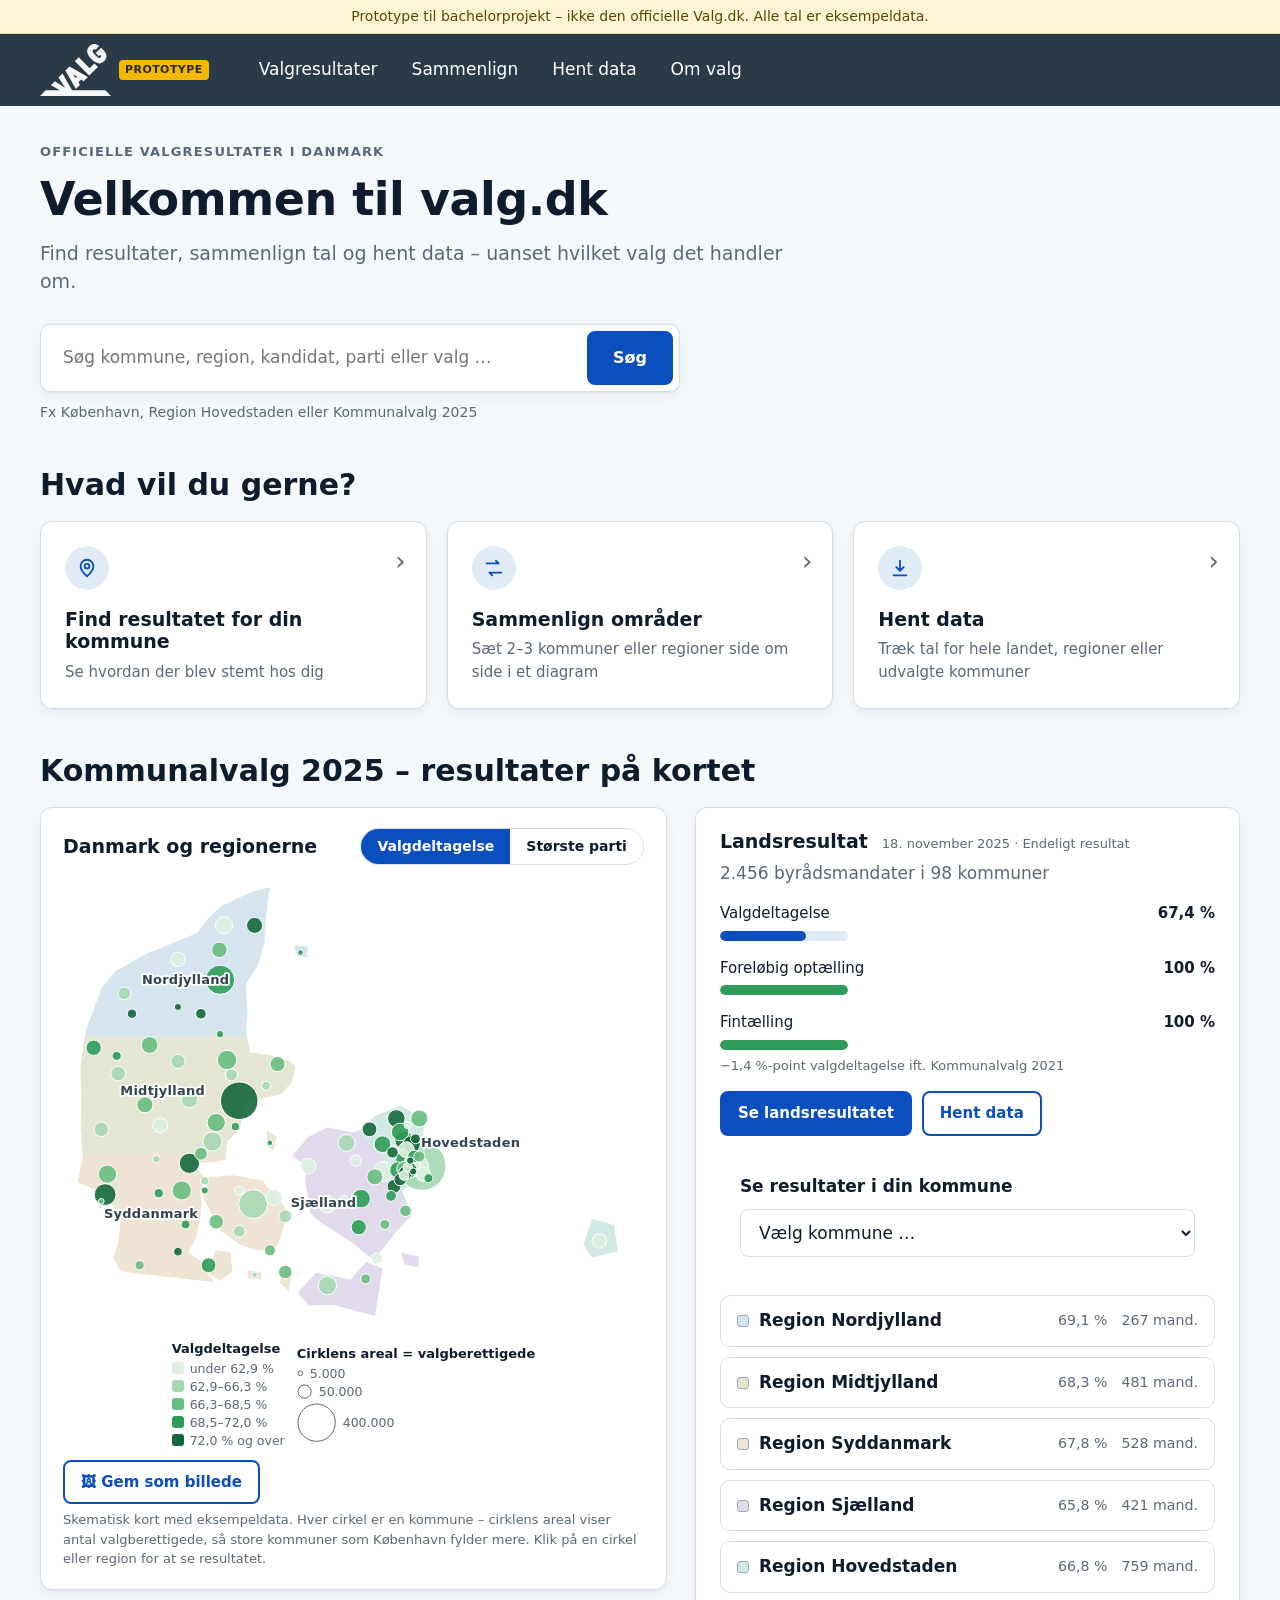
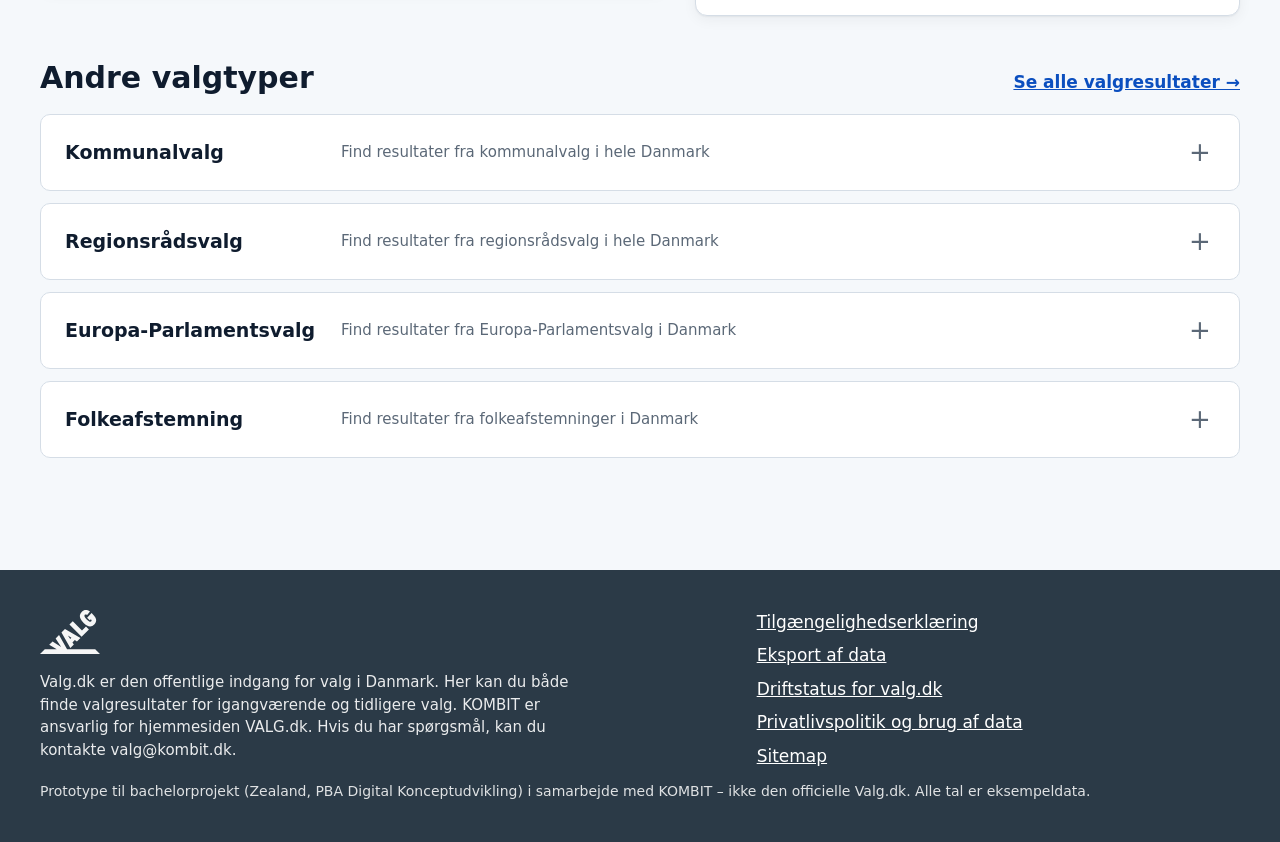
<file: index.html>
<!doctype html>
<html lang="da">
<head>
<meta charset="utf-8">
<meta name="viewport" content="width=device-width,initial-scale=1">
<title>valg.dk – prototype</title>
<meta name="description" content="Prototype til bachelorprojekt om informationsarkitektur på Valg.dk. Eksempeldata – ikke den officielle Valg.dk.">
<meta name="robots" content="noindex,nofollow">
<link rel="stylesheet" href="css/style.css">
<link rel="stylesheet" href="css/style-c.css">
<link rel="stylesheet" href="css/style-d.css">
</head>
<body>
<a class="skip" href="#main">Spring til indhold</a>
<div class="proto-banner" role="note">Prototype til bachelorprojekt – ikke den officielle Valg.dk. Alle tal er eksempeldata.</div>
<header class="site-header">
  <div class="in">
    <a class="logo" href="#/" aria-label="valg.dk – forside (prototype)"><img src="img/valg.svg" alt="" width="86" height="63"><small>PROTOTYPE</small></a>
    <button class="menu-btn" id="menuBtn" aria-expanded="false" aria-controls="nav">Menu</button>
    <nav class="nav" id="nav" aria-label="Hovedmenu">
      <a href="#/find" data-nav="find">Valgresultater</a>
      <a href="#/sammenlign" data-nav="sammenlign">Sammenlign</a>
      <a href="#/data" data-nav="data">Hent data</a>
      <a href="#/om-valg" data-nav="om-valg">Om valg</a>
    </nav>
    <nav class="nav-c" id="navC" aria-label="Hovedmenu">
      <a href="#/find" data-nav="find">Valgresultater</a>
      <a href="#/kredse" data-nav="kredse">Kandidater og kredse</a>
      <a href="#/sammenlign" data-nav="sammenlign">Sammenlign</a>
      <a href="#/data" data-nav="data">Hent data</a>
    </nav>
    <div class="hdr-tools">
      <button class="hdr-btn" id="searchBtn" type="button" aria-haspopup="dialog"><svg viewBox="0 0 24 24" width="20" height="20" fill="none" stroke="currentColor" stroke-width="2" stroke-linecap="round" aria-hidden="true"><circle cx="11" cy="11" r="7"/><path d="M20 20l-3.5-3.5"/></svg><span>Søg</span></button>
      <button class="hdr-btn" id="burgerBtn" type="button" aria-expanded="false" aria-controls="drawer"><svg viewBox="0 0 24 24" width="20" height="20" fill="none" stroke="currentColor" stroke-width="2" stroke-linecap="round" aria-hidden="true"><path d="M4 7h16M4 12h16M4 17h16"/></svg><span>Menu</span></button>
    </div>
  </div>
</header>
<main id="main" tabindex="-1"></main>
<footer class="site-footer">
  <div class="in">
    <div class="cols">
      <div>
        <a class="logo" href="#/" aria-label="valg.dk – forside"><img src="img/valg.svg" alt="" width="86" height="63"></a>
        <p class="fabout">Valg.dk er den offentlige indgang for valg i Danmark. Her kan du både finde valgresultater for igangværende og tidligere valg. KOMBIT er ansvarlig for hjemmesiden VALG.dk. Hvis du har spørgsmål, kan du kontakte valg@kombit.dk.</p>
      </div>
      <nav aria-label="Genveje i bunden">
        <ul class="flinks">
          <li><a href="#/tilgaengelighed">Tilgængelighedserklæring</a></li>
          <li><a href="#/data">Eksport af data</a></li>
          <li><a href="#/driftstatus">Driftstatus for valg.dk</a></li>
          <li><a href="#/privatliv">Privatlivspolitik og brug af data</a></li>
          <li><a href="#/sitemap">Sitemap</a></li>
        </ul>
      </nav>
    </div>
    <small>Prototype til bachelorprojekt (Zealand, PBA Digital Konceptudvikling) i samarbejde med KOMBIT – ikke den officielle Valg.dk. Alle tal er eksempeldata.</small>
  </div>
</footer>
<noscript><p style="padding:24px">Prototypen kræver JavaScript.</p></noscript>
<script src="js/ver.js"></script>
<script src="js/data.js"></script>
<script src="js/kandidater.js"></script>
<script src="js/geo.js"></script>
<script src="js/pages.js"></script>
<script src="js/test-mode.js"></script>
<script src="js/app-c.js"></script>
<script src="js/app-d.js"></script>
<script src="js/app.js"></script>
</body>
</html>
</file>
<file: css/style.css>
/* Valg.dk – prototype (bachelorprojekt). Eksempeldata. */
:root{
  --bg:#F5F8FB; --white:#fff; --ink:#0F1C2E; --muted:#5B6877; --line:#D5DDE6;
  --primary:#0B4FBF; --primary-dark:#093D94; --nav:#2B3A47; --tint:#E6F2E8; --green:#1E8A4C;
  --soft:#E1EBF5; --warn:#FFF4D6; --orange:#E6732F; --teal:#12998F; --danger:#B3261E;
  --radius:12px; --shadow:0 1px 2px rgba(15,28,46,.06),0 4px 14px rgba(15,28,46,.05);
  --font:Inter,"Segoe UI",system-ui,-apple-system,Roboto,Helvetica,Arial,sans-serif;
}
*{box-sizing:border-box}
html{scroll-behavior:smooth}
body{margin:0;background:var(--bg);color:var(--ink);font-family:var(--font);font-size:17px;line-height:1.5;-webkit-font-smoothing:antialiased}
a{color:var(--primary)}
a:hover{color:var(--primary-dark)}
h1,h2,h3{line-height:1.2;margin:0}
h1{font-size:clamp(30px,4.2vw,46px);font-weight:700;letter-spacing:-.01em}
h2{font-size:clamp(22px,2.6vw,30px);font-weight:700}
h3{font-size:18px;font-weight:700}
p{margin:0}
:focus-visible{outline:3px solid #F5B800;outline-offset:2px;border-radius:4px}
.skip{position:absolute;left:-999px;top:8px;background:#fff;padding:10px 16px;border-radius:8px;z-index:100}
.skip:focus{left:8px}
.sr-only{position:absolute;width:1px;height:1px;overflow:hidden;clip:rect(0 0 0 0);white-space:nowrap}

/* prototype banner */
.proto-banner{background:var(--warn);color:#5b4500;font-size:14px;text-align:center;padding:6px 16px;border-bottom:1px solid #EBD79A}

/* header */
.site-header{background:var(--nav);color:#fff}
.site-header .in{max-width:1280px;margin:0 auto;padding:0 40px;display:flex;align-items:center;gap:36px;height:72px}
.logo{color:#fff;font-weight:700;font-size:28px;text-decoration:none;letter-spacing:-.01em}
.logo:hover{color:#fff}
.logo{display:inline-flex;align-items:center}
.logo img{height:52px;width:auto;display:block}
.logo small{font-size:11px;font-weight:600;background:#F5B800;color:#2b2b2b;border-radius:4px;padding:2px 6px;margin-left:8px;vertical-align:middle;letter-spacing:.04em}
.nav{display:flex;gap:6px;flex:1}
.nav a{color:#fff;text-decoration:none;padding:10px 14px;border-radius:8px;font-size:17px}
.nav a:hover,.nav a[aria-current="page"]{background:rgba(255,255,255,.14);color:#fff}
.header-right{display:flex;align-items:center;gap:16px;font-size:15px}
.header-right a{color:#fff;text-decoration:none}
.menu-btn{display:none;background:none;border:1px solid rgba(255,255,255,.5);color:#fff;border-radius:8px;padding:8px 12px;font:inherit;cursor:pointer}

/* layout */
main{display:block;outline:none}
.wrap{max-width:1280px;margin:0 auto;padding:0 40px}
.page{padding-top:36px;padding-bottom:72px;animation:pageIn .35s ease both}
@keyframes pageIn{from{opacity:0;transform:translateY(8px)}to{opacity:1;transform:none}}
.crumb{font-size:14px;color:var(--muted);margin-bottom:14px}
.crumb a{color:var(--muted)}
.lead{font-size:19px;color:var(--muted);margin-top:12px;max-width:760px}
.eyebrow{font-size:13px;font-weight:600;letter-spacing:.09em;text-transform:uppercase;color:var(--muted);margin-bottom:10px}
.section{margin-top:44px}
.section>h2{margin-bottom:18px}

/* buttons / pills */
.btn{display:inline-flex;align-items:center;gap:8px;border-radius:8px;padding:13px 24px;font:inherit;font-weight:600;font-size:16px;cursor:pointer;text-decoration:none;border:2px solid var(--primary);background:var(--primary);color:#fff;transition:background .15s,transform .15s}
.btn:hover{background:var(--primary-dark);border-color:var(--primary-dark);color:#fff}
.btn:active{transform:translateY(1px)}
.btn.secondary{background:#fff;color:var(--primary)}
.btn.secondary:hover{background:var(--soft);color:var(--primary-dark)}
.btn.small{padding:9px 16px;font-size:15px}
.pills{display:flex;flex-wrap:wrap;gap:10px}
.pill{display:inline-flex;align-items:center;border:1.5px solid var(--line);background:#fff;color:var(--ink);border-radius:999px;padding:9px 20px;font:inherit;font-weight:600;font-size:15px;cursor:pointer;text-decoration:none;transition:background .15s,border-color .15s,color .15s}
.pill:hover{border-color:var(--primary)}
.pill[aria-pressed="true"],.pill.active,.pill input:checked+span{background:var(--primary);border-color:var(--primary);color:#fff}
.pill[aria-disabled="true"]{opacity:.45;cursor:not-allowed}
label.pill{padding:0;cursor:pointer;position:relative}
label.pill input{position:absolute;opacity:0;inset:0;cursor:pointer}
label.pill span{display:block;padding:9px 20px;border-radius:999px;border:1.5px solid var(--line);font-weight:600;font-size:15px}
label.pill input:checked+span{background:var(--primary);border-color:var(--primary);color:#fff}
label.pill input:focus-visible+span{outline:3px solid #F5B800;outline-offset:2px}
label.pill input:disabled+span{opacity:.45;cursor:not-allowed}
.badge{display:inline-block;background:var(--tint);color:var(--green);font-weight:600;font-size:14px;border-radius:999px;padding:4px 14px}

/* search */
.search{position:relative;max-width:780px}
.search .box{display:flex;background:#fff;border:1.5px solid var(--line);border-radius:10px;padding:6px;box-shadow:var(--shadow)}
.search .box:focus-within{border-color:var(--primary);box-shadow:0 0 0 3px rgba(11,79,191,.18)}
.search input{flex:1;border:0;background:none;font:inherit;font-size:18px;padding:12px 16px;outline:none;min-width:0;color:var(--ink)}
.search .hint{font-size:14px;color:var(--muted);margin-top:10px}
.suggest{position:absolute;left:0;right:0;top:calc(100% - 20px);background:#fff;border:1.5px solid var(--line);border-radius:10px;box-shadow:0 12px 30px rgba(15,28,46,.14);margin:0;padding:0;list-style:none;z-index:20;overflow:hidden}
.search .hint+.suggest{top:64px}
.suggest li{padding:12px 20px;display:flex;justify-content:space-between;gap:16px;cursor:pointer;border-top:1px solid var(--line)}
.suggest li:first-child{border-top:0}
.suggest li[aria-selected="true"],.suggest li:hover{background:var(--soft)}
.suggest strong{font-weight:700}
.suggest .meta{color:var(--muted);font-size:14px;white-space:nowrap}
.suggest .empty{cursor:default;color:var(--muted)}

/* hero */
.hero{position:relative;display:block}
.hero .map{width:100%;max-width:300px;justify-self:end;opacity:.95}

/* cards */
.cards{display:grid;grid-template-columns:repeat(3,1fr);gap:20px}
.card{display:flex;flex-direction:column;gap:8px;background:#fff;border:1.5px solid var(--line);border-radius:var(--radius);padding:24px;text-decoration:none;color:var(--ink);position:relative;box-shadow:var(--shadow);transition:transform .18s,border-color .18s,box-shadow .18s}
.card:hover{transform:translateY(-3px);border-color:var(--primary);color:var(--ink);box-shadow:0 10px 24px rgba(15,28,46,.12)}
.card .ic{width:44px;height:44px;border-radius:50%;background:var(--soft);display:grid;place-items:center;margin-bottom:10px;color:var(--primary)}
.card .ic svg{width:22px;height:22px}
.card h3{font-size:19px}
.card p{font-size:15px;color:var(--muted)}
.card .chev{position:absolute;right:20px;top:20px;font-size:26px;color:var(--muted);transition:transform .18s}
.card:hover .chev{transform:translateX(4px);color:var(--primary)}
.panel{background:#fff;border:1.5px solid var(--line);border-radius:var(--radius);padding:28px;box-shadow:var(--shadow)}
.panel.tint{background:var(--tint);border-color:#CFE5D3;box-shadow:none}

/* latest election */
.latest{display:grid;grid-template-columns:1.1fr 1fr 1fr 1fr;gap:28px;align-items:center}
.latest h2{font-size:34px}
.stat .lbl{font-size:15px;color:var(--muted)}
.stat .val{font-size:44px;font-weight:700;line-height:1.15;letter-spacing:-.01em}
.stat .sub{font-size:15px;font-weight:600;color:var(--green)}
.stat .sub.neg{color:var(--danger)}
.pick{background:#fff;border-radius:10px;padding:20px}
.pick label{display:block;font-weight:600;margin-bottom:10px}
select,input[type=text]{font:inherit;font-size:17px;color:var(--ink)}
.select{width:100%;padding:12px 14px;border:1.5px solid var(--line);border-radius:8px;background:#fff}
.select:focus{border-color:var(--primary);outline:none;box-shadow:0 0 0 3px rgba(11,79,191,.18)}

/* accordion */
.acc{display:flex;flex-direction:column;gap:12px}
.acc-item{background:#fff;border:1.5px solid var(--line);border-radius:10px;overflow:hidden}
.acc-item>button{width:100%;display:grid;grid-template-columns:260px 1fr 30px;gap:16px;align-items:center;text-align:left;background:none;border:0;padding:18px 24px;font:inherit;cursor:pointer;color:var(--ink)}
.acc-item>button:hover{background:var(--bg)}
.acc-item .t{font-weight:700;font-size:19px}
.acc-item .d{color:var(--muted);font-size:15px}
.acc-item .pm{font-size:26px;color:var(--muted);text-align:center;transition:transform .2s}
.acc-item[data-open="true"] .pm{transform:rotate(45deg)}
.acc-body{display:grid;grid-template-rows:0fr;transition:grid-template-rows .25s ease}
.acc-item[data-open="true"] .acc-body{grid-template-rows:1fr}
.acc-body>div{overflow:hidden}
.acc-body .in{padding:4px 24px 22px;display:flex;flex-direction:column;gap:8px}

/* result page */
.titlerow{display:flex;flex-wrap:wrap;align-items:center;gap:14px 18px;margin-top:8px}
.kpis{display:grid;grid-template-columns:1.2fr 1fr 1fr 1fr;gap:24px;margin-top:26px}
.kpis .stat .val{font-size:38px}
.kpis .stat.main .val{font-size:56px;color:var(--primary)}
.mbar{display:flex;height:34px;border-radius:8px;overflow:hidden;margin-top:22px;border:1px solid var(--line)}
.mbar span{display:grid;place-items:center;color:#fff;font-weight:700;font-size:14px;min-width:0;transition:flex-grow .5s ease}
.legend{display:flex;flex-wrap:wrap;gap:6px 18px;margin-top:12px;font-size:14px;color:var(--muted)}
.legend i{display:inline-block;width:12px;height:12px;border-radius:3px;margin-right:6px;vertical-align:-1px}
.toolbar{display:flex;flex-wrap:wrap;align-items:center;gap:14px 18px;margin:30px 0 16px}
.toolbar .spacer{flex:1}
.toolbar .lab{font-weight:600;color:var(--muted);font-size:15px}
.tbl-wrap{overflow-x:auto}
table.tbl{width:100%;border-collapse:separate;border-spacing:0 8px;font-size:17px}
.tbl th{font-size:14px;font-weight:600;color:var(--muted);text-align:left;padding:12px 18px;background:var(--soft)}
.tbl th:first-child{border-radius:8px 0 0 8px}.tbl th:last-child{border-radius:0 8px 8px 0}
.tbl td{background:#fff;padding:15px 18px;border-top:1px solid var(--line);border-bottom:1px solid var(--line);vertical-align:middle}
.tbl td:first-child{border-left:1px solid var(--line);border-radius:8px 0 0 8px}
.tbl td:last-child{border-right:1px solid var(--line);border-radius:0 8px 8px 0}
.tbl tr.row{transition:transform .45s cubic-bezier(.2,.8,.2,1)}
.tbl .num{text-align:right;font-variant-numeric:tabular-nums}
.tbl th.num{text-align:right}
.pletter{display:inline-grid;place-items:center;width:30px;height:30px;border-radius:6px;color:#fff;font-weight:700;font-size:15px;margin-right:12px;vertical-align:middle}
.bar{display:flex;align-items:center;gap:10px}
.bar i{display:block;height:18px;border-radius:4px;transform-origin:left;animation:grow .6s ease both}
@keyframes grow{from{transform:scaleX(0)}to{transform:scaleX(1)}}
.delta{font-weight:700}.delta.up{color:var(--green)}.delta.down{color:var(--danger)}.delta.zero{color:var(--muted)}
.cta{display:flex;flex-wrap:wrap;gap:20px;align-items:center;justify-content:space-between}
.source{font-size:14px;color:var(--muted);margin-top:18px}

/* forms */
.steps{display:flex;flex-direction:column;gap:34px;margin-top:32px;max-width:1000px}
.step .lab{font-size:15px;font-weight:700;color:var(--muted);margin-bottom:10px}
.step .lab b{display:inline-grid;place-items:center;width:26px;height:26px;border-radius:50%;background:var(--primary);color:#fff;margin-right:8px;font-size:14px}
.areas{display:grid;grid-template-columns:repeat(auto-fit,minmax(260px,1fr));gap:18px}
.areas .field{position:relative}
.areas .field label{display:block;font-size:14px;font-weight:600;color:var(--muted);margin-bottom:6px}
.areas .field input{width:100%;padding:14px 16px;border:1.5px solid var(--line);border-radius:8px;background:#fff}
.areas .field input:focus{border-color:var(--primary);outline:none;box-shadow:0 0 0 3px rgba(11,79,191,.18)}
.areas .rm{position:absolute;right:8px;top:30px;background:none;border:0;font-size:22px;color:var(--muted);cursor:pointer;padding:6px 10px}
.linkbtn{background:none;border:0;color:var(--primary);font:inherit;font-weight:600;cursor:pointer;padding:6px 0;text-decoration:underline}
.error{color:var(--danger);font-weight:600;margin-top:12px}
.recent{display:flex;flex-direction:column;gap:10px;margin-top:16px}
.recent a{display:flex;justify-content:space-between;gap:12px;background:var(--bg);border-radius:8px;padding:14px 18px;text-decoration:none;color:var(--ink)}
.recent a:hover{background:var(--soft)}
.recent small{color:var(--muted)}

/* compare */
.areacards{display:grid;grid-template-columns:repeat(auto-fit,minmax(260px,1fr));gap:20px;margin:26px 0}
.areacard{display:flex;gap:16px;align-items:center;background:#fff;border:1.5px solid var(--line);border-radius:var(--radius);padding:20px 24px}
.areacard i{width:26px;height:26px;border-radius:6px;flex:none}
.areacard .n{font-size:15px;color:var(--muted)}
.areacard .v{font-size:30px;font-weight:700;line-height:1.2}
.chart{background:#fff;border:1.5px solid var(--line);border-radius:var(--radius);padding:20px 24px 10px}
.chart svg{width:100%;height:auto;display:block}
.chart .bar-rect{transform-box:fill-box;transform-origin:center bottom;animation:growY .6s ease both}
.chart .bar-rect.h{transform-origin:left center;animation-name:grow}
@keyframes growY{from{transform:scaleY(0)}to{transform:scaleY(1)}}
.chart text{font-family:var(--font)}
.chart-legend{display:flex;gap:20px;flex-wrap:wrap;font-size:15px;margin:0 0 10px}
.chart-legend i{display:inline-block;width:14px;height:14px;border-radius:3px;margin-right:8px;vertical-align:-2px}

/* guide */
.list{display:flex;flex-direction:column;gap:12px}
.list a,.list div.item{display:flex;justify-content:space-between;gap:16px;background:#fff;border:1.5px solid var(--line);border-radius:10px;padding:18px 24px;text-decoration:none;color:var(--ink)}
.list a:hover{border-color:var(--primary)}
.list small{color:var(--muted);white-space:nowrap}
.aside{display:flex;flex-direction:column;gap:20px;position:sticky;top:20px}
.aside nav a{display:block;padding:6px 0;text-decoration:none}
.progress{height:8px;background:var(--soft);border-radius:99px;overflow:hidden;margin:10px 0 4px}
.progress i{display:block;height:100%;background:var(--green);width:0;transition:width .35s}

/* footer */
.site-footer{background:var(--nav);color:#fff;padding:40px 0;margin-top:40px}
.site-footer a{color:#fff}
.site-footer .in{max-width:1280px;margin:0 auto;padding:0 40px;display:flex;flex-direction:column;gap:12px}
.site-footer .logo img{height:44px}
.site-footer small{opacity:.85;font-size:14px}

/* test panel (diskret, højre side) */
#testpanel{position:fixed;right:0;top:50%;transform:translateY(-50%);z-index:200;font-size:13px;line-height:1.4}
#testpanel .ttab{writing-mode:vertical-rl;background:#2B3A47;color:#fff;border:0;border-radius:8px 0 0 8px;padding:12px 6px;font:600 12px var(--font);cursor:pointer;opacity:.45;transition:opacity .2s}
#testpanel .ttab:hover,#testpanel .ttab:focus-visible{opacity:1}
#testpanel .tpcontent{display:none}
#testpanel[data-min="false"]{top:auto;bottom:12px;right:12px;transform:none;width:290px;max-height:calc(100vh - 24px);overflow:auto;background:#fff;border:1px solid #cfd6de;border-radius:12px;box-shadow:0 8px 28px rgba(15,28,46,.2)}
#testpanel[data-min="false"] .ttab{display:none}
#testpanel[data-min="false"] .tpcontent{display:block}
#testpanel header{display:flex;justify-content:space-between;align-items:center;background:#F1F4F8;padding:8px 12px;font-weight:700;border-radius:11px 11px 0 0}
#testpanel header button{background:none;border:0;font-size:20px;line-height:1;cursor:pointer;color:var(--muted)}
#testpanel .body{padding:12px;display:flex;flex-direction:column;gap:10px}
#testpanel .task{background:var(--bg);border-radius:8px;padding:8px 10px}
#testpanel .task b{display:block;margin-bottom:2px}
#testpanel .row{display:flex;gap:6px;flex-wrap:wrap;align-items:center}
#testpanel input,#testpanel select,#testpanel textarea{font:inherit;font-size:13px;padding:5px 7px;border:1px solid var(--line);border-radius:6px;width:100%}
#testpanel .row input{width:auto}
#testpanel button.tb{font:inherit;font-size:13px;font-weight:600;border-radius:6px;border:1.5px solid var(--primary);background:#fff;color:var(--primary);padding:5px 10px;cursor:pointer}
#testpanel button.tb.pri{background:var(--primary);color:#fff}
#testpanel button.tb.sel{background:var(--primary);color:#fff}
#testpanel .metrics{display:grid;grid-template-columns:repeat(4,1fr);gap:5px;text-align:center;font-size:11px}
#testpanel .metrics div{background:var(--bg);border-radius:6px;padding:5px 2px}
#testpanel .metrics b{display:block;font-size:16px}
#testpanel .seq{display:flex;gap:3px}
#testpanel .seq button{flex:1;padding:5px 0}
#testpanel .fine{color:var(--muted);font-size:12px}

/* responsive */
@media (max-width:1000px){
  .cards,.guide-grid{grid-template-columns:repeat(2,1fr)}
  .latest{grid-template-columns:1fr 1fr}
  .kpis{grid-template-columns:1fr 1fr}
  .hero{grid-template-columns:1fr}.hero .map{display:none}
  .article{grid-template-columns:1fr}.aside{position:static}
  .acc-item>button{grid-template-columns:1fr 30px}.acc-item .d{display:none}
}
@media (max-width:720px){
  body{font-size:16px}
  .wrap,.site-header .in,.site-footer .in{padding:0 20px}
  .site-header .in{gap:12px;flex-wrap:wrap;height:auto;padding-top:12px;padding-bottom:12px}
  .menu-btn{display:block;margin-left:auto}
  .nav{display:none;flex-direction:column;width:100%;order:3}
  .nav.open{display:flex}
  .header-right{display:none}
  .cards,.guide-grid,.latest,.kpis{grid-template-columns:1fr}
  .page{padding-top:24px}
  .search input{font-size:16px}
  .toolbar .spacer{display:none}
  #testpanel{left:8px;right:8px;width:auto}
}
@media (prefers-reduced-motion:reduce){
  *{animation:none!important;transition:none!important;scroll-behavior:auto!important}
}
@media print{
  .proto-banner,.site-header,.site-footer,#testpanel,.toolbar,.btn,.cta,.noprint,.seg{display:none!important}
  body{background:#fff}.page{animation:none}
}
@media (max-width:1000px){.findgrid{grid-template-columns:1fr !important}}
main:focus,main:focus-visible{outline:none}
@media (max-width:720px){
  .tbl th:nth-child(2),.tbl td:nth-child(2){display:none}
  .tbl th,.tbl td{padding:12px 10px}
  .tbl{font-size:15px}
  .bar i{max-width:70px}
  .pletter{margin-right:8px}
}

/* footer */
.site-footer .cols{display:grid;grid-template-columns:1.4fr 1fr;gap:40px}
.site-footer .fabout{opacity:.9;font-size:15px;margin-top:10px;max-width:560px}
.flinks{list-style:none;margin:0;padding:0;display:flex;flex-direction:column;gap:8px}

/* map section */
.mapsec{display:grid;grid-template-columns:minmax(0,1.15fr) minmax(0,1fr);gap:28px;align-items:start}
.mapcard{background:#fff;border:1.5px solid var(--line);border-radius:var(--radius);padding:20px 22px;box-shadow:var(--shadow)}
.mapcard .head{display:flex;flex-wrap:wrap;justify-content:space-between;align-items:center;gap:10px 16px;margin-bottom:6px}
.mapcard h3{font-size:19px}
.dkmap{width:100%;height:auto;display:block;max-height:560px}
.dkmap .reg path{transition:filter .15s}
.dkmap .reg:hover path{filter:brightness(.94)}
.dkmap .reg.dim{opacity:.55}
.dkmap .bub{transition:stroke-width .1s}
.dkmap .bub:hover{stroke:#0F1C2E;stroke-width:1.6}
.rlabel{font-size:10.5px;font-weight:700;fill:#33424F;paint-order:stroke;stroke:#fff;stroke-width:3px;stroke-linejoin:round;pointer-events:none;letter-spacing:.02em}
.maplegend{display:flex;flex-wrap:wrap;gap:12px 32px;font-size:13px;color:var(--muted);margin-top:10px}
.lg-col{display:flex;flex-direction:column;gap:3px}
.lg-col strong{color:var(--ink);font-size:13px;margin-bottom:2px}
.lg-col span{display:flex;align-items:center;gap:6px}
.lg-col i{display:inline-block;width:12px;height:12px;border-radius:3px}
.mapnote{font-size:13px;color:var(--muted);margin-top:10px}
.statuscard{background:#fff;border:1.5px solid var(--line);border-radius:var(--radius);padding:22px 24px;box-shadow:var(--shadow)}
.statuscard h3{font-size:19px;display:flex;flex-wrap:wrap;gap:4px 14px;align-items:baseline}
.statuscard h3 small{font-size:13px;font-weight:400;color:var(--muted)}
.prog{margin-top:16px}
.prog .row{display:flex;justify-content:space-between;font-size:15px;margin-bottom:6px}
.prog .row strong{font-variant-numeric:tabular-nums}
.prog .track{height:10px;background:var(--soft);border-radius:99px;overflow:hidden}
.prog .track i{display:block;height:100%;border-radius:99px;background:var(--primary)}
.prog .track i.ok{background:#2E9C58}
.reglist{margin-top:18px;display:flex;flex-direction:column;gap:10px}
.reglist a.reg-row{display:grid;grid-template-columns:1fr auto auto;gap:6px 14px;align-items:center;background:#fff;border:1.5px solid var(--line);border-radius:10px;padding:12px 16px;text-decoration:none;color:var(--ink)}
.reglist a.reg-row:hover{border-color:var(--primary)}
.reglist .sw{display:inline-block;width:12px;height:12px;border-radius:3px;margin-right:10px;vertical-align:-1px}
.reglist small{color:var(--muted)}
.seg{display:inline-flex;border:1.5px solid var(--line);border-radius:999px;overflow:hidden;background:#fff}
.seg button{border:0;background:none;padding:7px 16px;font:inherit;font-size:14px;font-weight:600;cursor:pointer;color:var(--ink)}
.seg button[aria-pressed="true"]{background:var(--primary);color:#fff}

/* region page */
.regtop{display:grid;grid-template-columns:minmax(0,1fr) minmax(0,1.1fr);gap:28px;align-items:start;margin-top:26px}

/* data page */
.datagrid{display:grid;grid-template-columns:minmax(0,1fr) 360px;gap:36px;margin-top:30px;align-items:start}
.optcards{display:grid;grid-template-columns:repeat(auto-fit,minmax(240px,1fr));gap:14px}
.optcard{position:relative;display:block;background:#fff;border:1.5px solid var(--line);border-radius:12px;padding:16px 18px;cursor:pointer}
.optcard input{position:absolute;opacity:0;inset:0;cursor:pointer}
.optcard strong{display:block;font-size:17px}
.optcard span{display:block;font-size:14px;color:var(--muted);margin-top:2px}
.optcard:has(input:checked){border-color:var(--primary);box-shadow:0 0 0 3px rgba(11,79,191,.15);background:#F3F7FE}
.optcard:has(input:focus-visible){outline:3px solid #F5B800;outline-offset:2px}
.checks{display:flex;flex-wrap:wrap;gap:10px 14px;margin-top:14px}
.check{display:inline-flex;align-items:center;gap:8px;background:#fff;border:1.5px solid var(--line);border-radius:8px;padding:9px 14px;cursor:pointer;font-size:15px}
.check input{width:18px;height:18px}
.check:has(input:checked){border-color:var(--primary);background:#F3F7FE}
.chips{display:flex;flex-wrap:wrap;gap:8px;margin-top:12px}
.chip{display:inline-flex;align-items:center;gap:6px;background:var(--soft);border-radius:999px;padding:5px 6px 5px 14px;font-size:14px;font-weight:600}
.chip button{border:0;background:rgba(15,28,46,.12);border-radius:50%;width:22px;height:22px;cursor:pointer;line-height:1}
.sumcard{position:sticky;top:20px;background:#fff;border:1.5px solid var(--line);border-radius:var(--radius);padding:24px;box-shadow:var(--shadow)}
.sumcard h2{font-size:20px;margin-bottom:12px}
.sumcard dl{margin:0;display:grid;grid-template-columns:auto 1fr;gap:8px 14px;font-size:15px}
.sumcard dt{color:var(--muted)}.sumcard dd{margin:0;font-weight:600;text-align:right}
.sumcard .bigno{font-size:38px;font-weight:700;line-height:1.1;margin:10px 0 2px;color:var(--primary)}
.preview{margin-top:36px}
.preview .tbl{font-size:14px}
.preview .tbl th,.preview .tbl td{padding:10px 12px;white-space:nowrap}

/* static pages */
.prose{max-width:860px}
.prose h2{font-size:22px;margin:34px 0 10px}
.prose p{margin:0 0 14px}
.prose ul{margin:0 0 14px;padding-left:22px}
.protonote{background:var(--warn);border:1px solid #EBD79A;color:#5b4500;border-radius:10px;padding:12px 16px;font-size:14px;margin:22px 0;max-width:860px}
.drift{display:flex;flex-direction:column;gap:14px;max-width:860px;margin-top:26px}
.drift article{background:#fff;border:1.5px solid var(--line);border-radius:12px;padding:20px 24px}
.drift .meta{display:flex;gap:12px;align-items:center;font-size:14px;color:var(--muted);margin-bottom:6px}
.tag{font-size:11px;font-weight:700;letter-spacing:.06em;border-radius:4px;padding:2px 8px;background:var(--soft);color:#2B3A47}
.tag.service{background:#FFE9C9;color:#7a4b00}
.drift h3{margin-bottom:6px}
.drift p{color:var(--muted);font-size:15px}
.sitemap ul{list-style:none;padding:0;margin:0 0 20px;display:flex;flex-direction:column;gap:8px}

@media (max-width:1000px){
  .mapsec,.regtop,.datagrid{grid-template-columns:1fr}
  .sumcard{position:static}
  .site-footer .cols{grid-template-columns:1fr}
}
#testpanel a.tb{font:inherit;font-size:13px;font-weight:600;border-radius:6px;border:1.5px solid var(--primary);background:#fff;color:var(--primary);padding:5px 10px;text-decoration:none}
#testpanel button.tb:disabled{opacity:.45;cursor:not-allowed}
#testpanel .seq{display:flex;gap:4px;flex-wrap:wrap}

.plink{color:inherit;text-decoration:none;font-weight:600}.plink:hover{text-decoration:underline;color:var(--primary)}
.dkmap,.chart svg{max-width:100%}
.dsub{display:block;font-size:12px;color:var(--muted);font-weight:500}
.toolbar .select{width:auto;min-width:200px}
</file>
<file: css/style-c.css>
/* Version C – nyt design (valgaften, kredse og kandidater). Gælder kun med body[data-ver="c"], undtagen fælles hjælpeklasser. */
:root{--ink2:#243447;--glow:rgba(11,79,191,.12);--live:#D4252D;--ok2:#1E8A4C}

/* ---------- header og burgermenu ---------- */
.nav-c,.hdr-tools{display:none}
body[data-ver="c"] .site-header .nav,body[data-ver="c"] .site-header .menu-btn{display:none}
body[data-ver="c"] .site-header{position:sticky;top:0;z-index:50;background:linear-gradient(180deg,#2F4050,#2B3A47);box-shadow:0 1px 0 rgba(255,255,255,.08),0 6px 20px rgba(15,28,46,.18)}
body[data-ver="c"] .site-header .in{height:68px;gap:28px}
body[data-ver="c"] .logo img{height:44px}
body[data-ver="c"] .nav-c{display:flex;gap:4px;flex:1;min-width:0}
body[data-ver="c"] .nav-c a{color:#fff;text-decoration:none;padding:10px 14px;border-radius:10px;font-size:16px;font-weight:500;white-space:nowrap;position:relative;transition:background .15s}
body[data-ver="c"] .nav-c a:hover{background:rgba(255,255,255,.12);color:#fff}
body[data-ver="c"] .nav-c a[aria-current="page"]{background:rgba(255,255,255,.16);font-weight:700}
body[data-ver="c"] .nav-c a[aria-current="page"]::after{content:"";position:absolute;left:14px;right:14px;bottom:3px;height:3px;border-radius:3px;background:#F5B800}
body[data-ver="c"] .hdr-tools{display:flex;gap:8px;margin-left:auto}
.hdr-btn{display:inline-flex;align-items:center;gap:8px;min-height:44px;padding:0 16px;border-radius:10px;border:1.5px solid rgba(255,255,255,.35);background:rgba(255,255,255,.06);color:#fff;font:inherit;font-weight:600;font-size:15px;cursor:pointer;transition:background .15s,border-color .15s}
.hdr-btn:hover{background:rgba(255,255,255,.18);border-color:rgba(255,255,255,.7)}
#burgerBtn[aria-expanded="true"]{background:#fff;color:var(--nav)}

.noscroll{overflow:hidden}
.layer-wrap{position:fixed;inset:0;z-index:300}
.layer-wrap .backdrop{position:absolute;inset:0;background:rgba(15,28,46,.5);opacity:0;transition:opacity .22s ease}
.layer-wrap.in .backdrop{opacity:1}
.layer{position:absolute;background:#fff;color:var(--ink);box-shadow:0 20px 60px rgba(15,28,46,.35);overflow:auto;transition:transform .26s cubic-bezier(.2,.8,.2,1),opacity .2s}
.layer.side{top:0;right:0;bottom:0;width:min(440px,100%);padding:28px 28px 40px;transform:translateX(24px);opacity:0;border-radius:20px 0 0 20px}
.layer.modal{top:12vh;left:50%;width:min(720px,calc(100% - 32px));max-height:76vh;padding:30px;border-radius:18px;transform:translate(-50%,16px);opacity:0;overflow:visible}
.layer-wrap.in .layer.side{transform:none;opacity:1}
.layer-wrap.in .layer.modal{transform:translate(-50%,0);opacity:1}
.layer-x{position:absolute;right:16px;top:14px;width:44px;height:44px;border-radius:50%;border:0;background:var(--bg);font-size:28px;line-height:1;cursor:pointer;color:var(--ink)}
.layer-x:hover{background:var(--soft)}
.layer-h{font-size:24px;margin-bottom:18px;padding-right:50px}
.dgrp{margin-top:22px}
.dgrp h3{font-size:13px;letter-spacing:.09em;text-transform:uppercase;color:var(--muted)}
.dsub2{font-size:14px;color:var(--muted);margin:2px 0 8px}
.dlinks{display:flex;flex-direction:column;gap:6px;margin-top:8px}
.dl{display:flex;flex-direction:column;padding:12px 14px;border-radius:12px;text-decoration:none;color:var(--ink);border:1.5px solid transparent;min-height:44px}
.dl:hover{background:var(--bg);border-color:var(--line);color:var(--ink)}
.dl strong{font-size:16px}.dl small{color:var(--muted);font-size:13.5px}

/* ---------- forside ---------- */
.home-c{padding-top:22px}
.noticebar{display:flex;flex-wrap:wrap;gap:6px 12px;align-items:center;background:#fff;border:1px solid var(--line);border-left:4px solid #F5B800;border-radius:10px;padding:10px 16px;font-size:14.5px;margin-bottom:14px}
.noticebar .tag{background:#FFF4D6;color:#6b4b00}
.livebar{display:flex;flex-wrap:wrap;align-items:center;gap:10px 16px;background:#fff;border:1.5px solid var(--line);border-radius:14px;padding:12px 16px;box-shadow:var(--shadow);margin-bottom:18px}
.livebar .spacer{flex:1}
.lb-tag{display:inline-flex;align-items:center;gap:8px;font-weight:800;font-size:13px;letter-spacing:.08em;text-transform:uppercase;padding:6px 12px;border-radius:999px;background:#FDE8E9;color:var(--live)}
.lb-tag.done,.livebar.finished .lb-tag,.livebar.idle .lb-tag{background:var(--tint);color:var(--ok2)}
.livebar.paused .lb-tag{background:#FFF4D6;color:#6b4b00}
.pulse{display:inline-block;width:9px;height:9px;border-radius:50%;background:var(--live);margin-right:8px;animation:pulse 1.3s ease-out infinite}
@keyframes pulse{0%{box-shadow:0 0 0 0 rgba(212,37,45,.55)}100%{box-shadow:0 0 0 10px rgba(212,37,45,0)}}
.lb-text{font-size:15.5px}
.lb-track{flex:1 1 140px;min-width:120px;max-width:260px;height:8px;border-radius:99px;background:var(--soft);overflow:hidden}
.lb-track i{display:block;height:100%;background:var(--live);border-radius:99px;transition:width .9s ease}
.livebar.finished .lb-track i{background:var(--ok2)}
.livebar.running{border-color:#F3C3C6}

.toprow{display:grid;grid-template-columns:minmax(0,1fr) minmax(0,1.05fr);gap:24px;align-items:stretch}
.hero-c{background:linear-gradient(160deg,#fff 0%,#EEF4FB 100%);border:1.5px solid var(--line);border-radius:20px;padding:34px 34px 28px;box-shadow:var(--shadow)}
.hero-c h1{font-size:clamp(34px,4.4vw,52px);letter-spacing:-.02em}
.hero-c .lead{font-size:18px;margin-top:12px}
.aud-tabs{display:flex;flex-wrap:wrap;gap:8px;margin:26px 0 12px}
.aud-tab{font:inherit;font-size:14.5px;font-weight:600;border-radius:999px;border:1.5px solid var(--line);background:#fff;padding:9px 16px;cursor:pointer;min-height:40px;color:var(--ink);transition:background .15s,color .15s,border-color .15s}
.aud-tab:hover{border-color:var(--primary)}
.aud-tab[aria-selected="true"]{background:var(--ink2);border-color:var(--ink2);color:#fff}
.aud-panel{display:grid;gap:10px}
.aq label{display:block;font-weight:700;font-size:15px;margin-bottom:6px}
.aud-panel .search{max-width:none}
.qlink{position:relative;display:flex;flex-direction:column;background:#fff;border:1.5px solid var(--line);border-radius:12px;padding:12px 40px 12px 16px;text-decoration:none;color:var(--ink);min-height:44px;transition:border-color .15s,transform .15s}
.qlink:hover{border-color:var(--primary);transform:translateX(2px);color:var(--ink)}
.qlink small{color:var(--muted);font-size:13.5px}
.qlink .chev{position:absolute;right:16px;top:50%;transform:translateY(-52%);font-size:24px;color:var(--muted)}

.mandcard,.valgtcard{background:#fff;border:1.5px solid var(--line);border-radius:20px;padding:26px 28px;box-shadow:var(--shadow)}
.mandcard>div{display:flex;flex-direction:column;height:100%}
.mc-head{display:flex;flex-wrap:wrap;gap:12px 16px;justify-content:space-between;align-items:flex-start}
.mc-head h2{font-size:clamp(22px,2.4vw,28px)}
.mc-head .eyebrow{margin-bottom:4px}
.bignum{margin:16px 0 12px;display:flex;align-items:baseline;gap:6px;flex-wrap:wrap}
.bignum strong{font-size:52px;line-height:1;font-weight:800;letter-spacing:-.03em;color:var(--primary);font-variant-numeric:tabular-nums}
.bignum span{color:var(--muted)}
.mbar.empty{display:grid;place-items:center;background:var(--bg);color:var(--muted);font-size:14px}
.mlist{list-style:none;margin:16px 0 0;padding:0;display:flex;flex-direction:column;gap:2px}
.mlist li{display:grid;grid-template-columns:minmax(150px,1.3fr) minmax(40px,1fr) 52px 70px;gap:12px;align-items:center;padding:7px 4px;border-radius:8px;min-height:44px}
.mlist li:hover{background:var(--bg)}
.ml-name{display:flex;align-items:center;text-decoration:none;color:var(--ink);font-size:15.5px;min-width:0}
.ml-name span{overflow:hidden;text-overflow:ellipsis;white-space:nowrap}
.ml-name .pletter{flex:none}
.ml-bar{height:10px;border-radius:99px;background:var(--soft);overflow:hidden}
.ml-bar i{display:block;height:100%;border-radius:99px;transition:width .6s ease}
.ml-n{text-align:right;font-size:19px;font-variant-numeric:tabular-nums}
.ml-x{text-align:right;color:var(--muted);font-size:13px;white-space:nowrap}
.mbar span{transition:flex-grow .8s ease}
.hemi-wrap{margin:14px auto 6px;max-width:560px}
.hemi{width:100%;height:auto;display:block}
.hemi .seat{transition:opacity .2s,r .15s}
.hemi .seat.link{cursor:pointer}
.hemi .seat.link:hover{stroke:#0F1C2E;stroke-width:2}
.hemi-n{font-size:50px;font-weight:800;fill:var(--ink);font-family:var(--font)}
.hemi-l{font-size:15px;fill:#5B6877;font-family:var(--font)}
.btnrow{display:flex;flex-wrap:wrap;gap:10px;margin-top:auto;padding-top:18px}
.mandcard .mapnote{margin-top:14px}
.valgtcard{margin-top:24px;display:grid;grid-template-columns:minmax(0,1fr) minmax(0,1.2fr);gap:8px 40px;align-items:start}
.valgtcard>div{display:contents}
.valgtcard .eyebrow,.valgtcard h2,.valgtcard .sub,.valgtcard .search{grid-column:1}
.valgtcard .sub{color:var(--muted);margin:8px 0 18px}
.valgtcard .vlist,.valgtcard .empty-note{grid-column:2;grid-row:1 / span 5}
.valgtcard .btnrow{grid-column:1;margin-top:10px}
.valgtcard .search{max-width:none}
.vlist{list-style:none;margin:0;padding:0;display:flex;flex-direction:column;gap:8px}
.vlist li{display:flex;align-items:center;gap:6px;background:var(--bg);border-radius:12px;padding:10px 14px}
.vn{flex:1;min-width:0;display:flex;flex-direction:column}
.vn a{font-weight:700;color:var(--ink);text-decoration:none}.vn a:hover{text-decoration:underline;color:var(--primary)}
.vn small,.vv small{color:var(--muted);font-size:13px}
.vv{text-align:right;display:flex;flex-direction:column}
.vv strong{font-size:18px;font-variant-numeric:tabular-nums}
.empty-note{color:var(--muted);padding:16px;background:var(--bg);border-radius:12px}

.mapcard .head h3{max-width:34ch}
.pend{background:#C9D3DE !important;border:1.5px dashed #8795A5}
.dkmap .bub.pending{animation:blink 1.8s ease-in-out infinite}
@keyframes blink{50%{fill-opacity:.3}}
.statuscard .reg-row small:first-of-type{white-space:nowrap}

.media{display:grid;grid-template-columns:repeat(3,minmax(0,1fr));gap:20px}
.mcard{background:#fff;border:1.5px solid var(--line);border-radius:16px;overflow:hidden;box-shadow:var(--shadow);display:flex;flex-direction:column}
.mcard .cap{padding:16px 20px 20px}
.mcard .cap h3{font-size:18px;margin-bottom:4px}
.mcard .cap p{color:var(--muted);font-size:15px;margin-bottom:8px}
.poster{position:relative;display:block;width:100%;aspect-ratio:16/9;border:0;cursor:pointer;color:#fff;background:radial-gradient(120% 120% at 20% 10%,#3C5A78 0%,#1D2C3B 60%,#121B26 100%)}
.poster::before{content:"";position:absolute;inset:0;background:repeating-linear-gradient(115deg,rgba(255,255,255,.04) 0 14px,transparent 14px 28px)}
.poster .play{position:absolute;left:50%;top:50%;width:68px;height:68px;margin:-34px 0 0 -34px;border-radius:50%;background:rgba(255,255,255,.95);color:var(--ink);display:grid;place-items:center;font-size:26px;padding-left:5px;transition:transform .2s}
.poster:hover .play{transform:scale(1.08)}
.poster .dur{position:absolute;right:12px;bottom:10px;background:rgba(0,0,0,.6);border-radius:6px;padding:2px 8px;font-size:12.5px}
.infog{padding:20px 20px 4px}
.infog h3{font-size:20px;margin-bottom:12px}
.ib{display:grid;grid-template-columns:44px 1fr 62px;gap:10px;align-items:center;margin:10px 0;font-size:15px}
.ibt{height:16px;background:var(--soft);border-radius:99px;overflow:hidden}
.ibt i{display:block;height:100%;border-radius:99px;background:#9FB6D0}.ibt i.b2{background:var(--primary)}
.ib strong{text-align:right;font-variant-numeric:tabular-nums}
.mcard.msg{background:linear-gradient(160deg,#FFF9E3,#FFF4D1);border-color:#EBD79A}
.mcard.msg .cap{padding:24px}

/* ---------- træ: kredse og kandidater ---------- */
.tree{display:flex;flex-direction:column;gap:12px;margin-top:6px}
.tn{background:#fff;border:1.5px solid var(--line);border-radius:14px;overflow:hidden}
.tn.l2{border-radius:10px;margin-top:10px;background:#FBFCFE}
.tn[hidden]{display:none}
.tn-head{width:100%;display:flex;flex-wrap:wrap;align-items:center;gap:6px 14px;text-align:left;background:none;border:0;padding:16px 20px;font:inherit;cursor:pointer;color:var(--ink);min-height:56px}
.tn-head:hover{background:var(--bg)}
.tn.l2 .tn-head{padding:12px 16px;min-height:48px}
.tn-chev{display:inline-grid;place-items:center;width:28px;height:28px;border-radius:50%;background:var(--soft);color:var(--primary);font-size:20px;line-height:1;transition:transform .2s;flex:none}
.tn.open>.tn-head .tn-chev{transform:rotate(90deg)}
.tn-title{font-weight:700;font-size:19px}
.tn.l2 .tn-title{font-size:16.5px}
.tn-meta{color:var(--muted);font-size:14.5px;flex:1 1 280px}
.tn-meta .pletter{margin:0 6px 0 0}
.tn-right{font-size:13.5px;font-weight:600;color:var(--ok2);background:var(--tint);border-radius:999px;padding:3px 12px}
.tn-body{padding:0 20px 18px;animation:pageIn .25s ease both}
.tn.l2>.tn-body{padding:0 16px 14px}
.tn-in{display:flex;flex-direction:column;gap:12px}
.tn-in>p{margin:0}
.tn-h{font-weight:700;color:var(--ink2);margin-top:6px !important}
.tn-sum small{color:var(--muted)}
.tn-sum .mbar{margin-top:8px;height:26px}
table.tbl.compact{border-spacing:0 5px;font-size:15px}
.tbl.compact td{padding:10px 14px}
.tbl.compact th{padding:9px 14px}
.tbl tr.hit td{background:#FFF9E3}
mark{background:#FFE58A;border-radius:3px;padding:0 2px}
.chips2{display:flex;flex-wrap:wrap;gap:8px}
.chip2{display:inline-flex;gap:8px;align-items:center;background:#fff;border:1px solid var(--line);border-left:5px solid var(--primary);border-radius:8px;padding:6px 12px;font-size:14.5px;text-decoration:none;color:var(--ink);min-height:36px}
.chip2 b{font-size:12px;color:var(--muted)}
.chip2:hover{border-color:var(--primary);color:var(--ink)}
.chip2.hit{background:#FFF9E3}
.st{display:inline-block;font-size:13px;font-weight:700;border-radius:999px;padding:3px 11px;white-space:nowrap}
.st.yes{background:var(--tint);color:var(--ok2)}
.st.no{background:#EEF1F5;color:var(--muted);font-weight:600}
.badge.warn{background:#FFF4D6;color:#6b4b00}
.pletter.sm{width:22px;height:22px;font-size:12px;margin-right:6px;border-radius:5px}

.pcards{display:grid;grid-template-columns:repeat(auto-fill,minmax(230px,1fr));gap:14px}
.pcard{display:flex;flex-direction:column;gap:4px;background:#fff;border:1.5px solid var(--line);border-top:5px solid var(--primary);border-radius:12px;padding:14px 16px;text-decoration:none;color:var(--ink);transition:transform .15s,box-shadow .15s}
.pcard:hover{transform:translateY(-2px);box-shadow:0 10px 24px rgba(15,28,46,.12);color:var(--ink)}
.pcard small{color:var(--muted)}.pcard strong{font-size:17px}
.pc-p{font-size:13px;color:var(--muted);display:flex;align-items:center}
.pc-p .pletter{width:22px;height:22px;font-size:12px;margin-right:6px}
.cand-head{display:flex;gap:22px;align-items:center;margin-top:8px}
.avatar{flex:none;width:84px;height:84px;border-radius:50%;display:grid;place-items:center;color:#fff;font-size:30px;font-weight:700;letter-spacing:.02em}
.filters{display:grid;grid-template-columns:repeat(auto-fit,minmax(190px,1fr));gap:12px;margin:24px 0 8px;align-items:center}
.filters .select{width:100%}
.valgte-grid{display:grid;grid-template-columns:repeat(auto-fill,minmax(250px,1fr));gap:14px}
.vg{background:#fff;border:1.5px solid var(--line);border-top:5px solid var(--primary);border-radius:12px;padding:14px 16px}
.vg-h{display:flex;align-items:center;gap:0;margin-bottom:8px;flex-wrap:wrap}
.vg-h small{margin-left:auto;color:var(--muted)}
.vg ul{list-style:none;margin:0;padding:0;display:flex;flex-direction:column}
.vg li{display:flex;justify-content:space-between;gap:10px;padding:5px 0;border-top:1px solid #EEF1F5;font-size:15px}
.vg li small{color:var(--muted);font-variant-numeric:tabular-nums}
.cgroups{display:flex;flex-direction:column;gap:10px}
.cgroup{background:#fff;border:1.5px solid var(--line);border-radius:12px;padding:0 16px}
.cgroup summary{display:flex;align-items:center;gap:12px;cursor:pointer;padding:12px 0;min-height:48px;list-style:none}
.cgroup summary::-webkit-details-marker{display:none}
.cgroup summary::after{content:"+";margin-left:auto;font-size:22px;color:var(--muted)}
.cgroup[open] summary::after{content:"–"}
.cgroup summary .pletter{margin:0}
.cg-n{background:var(--tint);color:var(--ok2);border-radius:999px;padding:2px 10px;font-size:13px;font-weight:700}
.cgroup summary small{color:var(--muted)}
.cgroup .tbl-wrap{padding-bottom:10px}

/* ---------- responsivt ---------- */
@media (max-width:1100px){
  .toprow{grid-template-columns:minmax(0,1fr)}
  .valgtcard{grid-template-columns:minmax(0,1fr)}
  .valgtcard .vlist,.valgtcard .empty-note{grid-column:1;grid-row:auto}
  .media{grid-template-columns:1fr 1fr}
}
@media (max-width:900px){
  body[data-ver="c"] .site-header .in{flex-wrap:wrap;height:auto;padding-top:10px;padding-bottom:8px;gap:8px 12px}
  body[data-ver="c"] .nav-c{order:3;width:100%;flex:none;overflow-x:auto;padding-bottom:4px;scrollbar-width:none;-webkit-overflow-scrolling:touch}
  body[data-ver="c"] .nav-c::-webkit-scrollbar{display:none}
  body[data-ver="c"] .nav-c a{padding:10px 12px;font-size:15px}
  body[data-ver="c"] .site-header{position:static}
}
@media (max-width:720px){
  .hdr-btn span{display:none}.hdr-btn{padding:0 12px}
  .hero-c,.mandcard,.valgtcard{padding:20px 18px;border-radius:16px}
  .mlist li{grid-template-columns:minmax(0,1fr) 44px 60px;gap:8px}
  .ml-bar{display:none}
  .media{grid-template-columns:1fr}
  .layer.side{border-radius:0}
  .layer.modal{top:6vh;padding:22px 18px}
  .bignum strong{font-size:42px}
  .cand-head{flex-direction:column;align-items:flex-start}
  .tbl.compact th:nth-child(2),.tbl.compact td:nth-child(2){display:table-cell}
  .tn-head{padding:14px}
  .tn-body{padding:0 12px 14px}
  .livebar .btn{flex:1 1 auto;justify-content:center}
}
@media print{.layer-wrap,.hdr-tools,.nav-c{display:none!important}}

.toprow>*,.valgtcard>*,.mapsec>*,.media>*{min-width:0}
.search .box{min-width:0}
.valgtcard{align-content:start}
@media (max-width:720px){.list a,.list div.item{flex-wrap:wrap}.list small{white-space:normal}}
.lb-track{flex:0 1 120px;min-width:80px}
.livebar .btn.small{padding:8px 14px}

/* ---------- forside på én skærm (ingen scroll) ---------- */
body.fit{height:100vh;height:100dvh;display:flex;flex-direction:column;overflow:hidden}
body.fit .site-footer{display:none}
body.fit main{flex:1 1 auto;min-height:0;display:flex}
.fitpage{flex:1;min-height:0;width:100%;max-width:1280px;margin:0 auto;padding:18px 40px 10px;display:grid;grid-template-columns:minmax(0,5fr) minmax(0,7fr);grid-template-rows:minmax(0,1fr) auto;gap:14px 36px;animation:pageIn .35s ease both}
.ft-left{align-self:center;min-width:0}
.ft-left h1{font-size:clamp(32px,3.5vw,46px);letter-spacing:-.025em;line-height:1.05}
.ft-left .lead{font-size:clamp(16px,1.3vw,19px);margin-top:12px;max-width:34em}
.ft-search{margin-top:22px;display:flex;flex-direction:column;gap:12px}
.ft-search .search{max-width:none}
.ft-pick{display:flex;align-items:center;gap:12px}
.ft-pick label{font-size:14.5px;font-weight:600;color:var(--muted);white-space:nowrap}
.ft-pick .select{flex:1;min-width:0}
.ft-links{display:grid;grid-template-columns:1fr 1fr;gap:10px;margin-top:16px}
.ft-card{display:flex;flex-direction:column;min-height:0;min-width:0;background:#fff;border:1.5px solid var(--line);border-radius:20px;padding:20px 24px 18px;box-shadow:var(--shadow)}
.ft-head{display:flex;flex-wrap:wrap;gap:8px 14px;justify-content:space-between;align-items:flex-start}
.ft-head h2{font-size:clamp(20px,1.9vw,26px)}
.ft-head .eyebrow{margin-bottom:2px;font-size:12px}
.ft-tabs{display:flex;gap:4px;margin:12px 0 10px;border-bottom:1.5px solid var(--line)}
.ft-tab{font:inherit;font-size:15px;font-weight:600;background:none;border:0;border-bottom:3px solid transparent;margin-bottom:-1.5px;padding:10px 14px;min-height:44px;cursor:pointer;color:var(--muted);transition:color .15s,border-color .15s}
.ft-tab:hover{color:var(--ink)}
.ft-tab[aria-selected="true"]{color:var(--primary);border-bottom-color:var(--primary)}
.ft-live .livebar{box-shadow:none;margin:0 0 10px;padding:8px 12px;border-radius:12px;gap:8px 12px}
.ft-live .btn.small{padding:6px 12px;font-size:14px;min-height:36px}
.ft-live .lb-text{font-size:14.5px}
.ft-body{flex:1 1 auto;min-height:0;display:flex;flex-direction:column;overflow:auto}
.ft-body .bignum{margin:4px 0 10px}
.ft-body .bignum strong{font-size:clamp(34px,3.6vw,46px)}
.ft-body .mbar{margin-top:0;height:30px;flex:none}
.ft-body .hemi-wrap{flex:1 1 0;min-height:130px;max-width:none;margin:0;display:grid;place-items:center}
.ft-body .hemi{width:100%;height:100%;max-height:100%}
.ft-body .mlist{display:grid;grid-template-columns:1fr 1fr;gap:0 22px;margin-top:10px;flex:none}
.ft-body .mlist li{grid-template-columns:minmax(0,1fr) 44px;min-height:34px;padding:3px 4px}
.ft-body .ml-bar,.ft-body .ml-x{display:none}
.ft-body .ml-n{font-size:17px}
.ft-body .ml-name{font-size:14.5px}
.ft-body .ml-name .pletter{width:26px;height:26px;font-size:13px;margin-right:10px}
.ft-body .btnrow{padding-top:10px;margin-top:auto;flex:none}
.ft-map{flex:1 1 0;min-height:0;display:grid;place-items:center}
.ft-map .dkmap{max-height:100%;height:100%;width:auto;max-width:100%}
.ft-mapfoot{display:flex;flex-wrap:wrap;gap:8px 14px;align-items:center;justify-content:space-between;padding-top:8px;flex:none}
.chipleg{display:flex;flex-wrap:wrap;gap:4px 12px;font-size:13px;color:var(--muted)}
.chipleg span{display:inline-flex;align-items:center;gap:5px}
.chipleg i{width:11px;height:11px;border-radius:3px;display:inline-block}
.ft-body .seg button{min-height:36px}
.ft-body .search{max-width:none;flex:none;margin-bottom:10px}
.ft-body .vlist{flex:1 1 auto;min-height:0}
.ft-body .vlist li{padding:8px 12px}
.ft-foot{grid-column:1/-1;display:flex;flex-wrap:wrap;gap:6px 24px;justify-content:space-between;align-items:center;font-size:13px;color:var(--muted)}
.ft-foot a{color:var(--muted)}
.ft-foot nav{display:flex;flex-wrap:wrap;gap:4px 18px}
.ft-foot .tag{background:#FFF4D6;color:#6b4b00}
.ft-msg{min-width:0}

@media (max-height:760px) and (min-width:901px){
  .ft-left .lead{display:none}.ft-search{margin-top:16px}.ft-card{padding:14px 20px 12px}.ft-tabs{margin:8px 0 8px}
  .ft-body .bignum{display:none}.fitpage{padding-top:12px}
}
@media (max-height:600px){
  body.fit{height:auto;overflow:auto}.fitpage{min-height:640px}
}
@media (max-width:900px){
  body.fit .nav-c{display:none}
  body.fit .site-header .in{height:56px;padding-top:0;padding-bottom:0;flex-wrap:nowrap}
  body.fit .proto-banner{font-size:12px;padding:3px 10px}
  .fitpage{grid-template-columns:minmax(0,1fr);grid-template-rows:auto minmax(0,1fr) auto;padding:12px 16px 8px;gap:10px}
  .ft-left{align-self:start}
  .ft-left h1{font-size:28px}
  .ft-left .lead,.ft-links,.ft-pick{display:none}
  .ft-search{margin-top:10px}
  .ft-card{padding:12px 14px 10px;border-radius:16px}
  .ft-head h2{font-size:18px}
  .ft-head .eyebrow{display:none}
  .ft-tabs{margin:6px 0}
  .ft-tab{padding:8px 10px;font-size:14px}
  .ft-foot{font-size:12px}.ft-foot .ft-msg{display:none}
  .ft-body .bignum{display:none}
  .ft-body .mlist{grid-template-columns:1fr 1fr;gap:0 12px}
  .ft-body .btnrow .btn:nth-child(2){display:none}
  .ft-live .livebar{padding:6px 8px}
  .ft-live .lb-text{font-size:13px}
  .ft-live .lb-track{display:none}
}

.ft-tab .ts{display:none}
@media (min-height:860px) and (min-width:901px){
  .ft-body .mlist li{min-height:42px}.ft-body .mbar{height:40px}.ft-body .ml-n{font-size:19px}.ft-body .ml-name{font-size:15.5px}.ft-body .bignum{margin:10px 0 14px}
}
@media (max-width:900px){
  .ft-tab .tl{display:none}.ft-tab .ts{display:inline}
  .ft-tabs{justify-content:space-between}.ft-tab{flex:1;padding:8px 4px}
  .ft-left .eyebrow{display:none}
  body.fit .proto-banner{font-size:11px;line-height:1.25}
  .ft-foot nav a:nth-child(n+4){display:none}
  .ft-head{align-items:center}
  .ft-live .lb-tag{padding:4px 8px;font-size:11px}
  .ft-live .livebar{flex-wrap:wrap}
  .ft-live .livebar .btn{flex:0 0 auto;min-height:36px;padding:6px 10px}
  .ft-live .livebar.idle .lb-text{display:none}
}

/* UX-rettelser */
.ft-live .livebar{position:relative;overflow:hidden;padding-bottom:12px}
.ft-live .lb-track{position:absolute;left:0;right:0;bottom:0;height:4px;max-width:none;min-width:0;flex:none;border-radius:0;background:var(--soft)}
.ft-live .lb-track i{border-radius:0}
.ft-body .btnrow{position:sticky;bottom:0;background:linear-gradient(180deg,rgba(255,255,255,0),#fff 22%);padding-top:14px;z-index:1}
.ft-body .vlist{flex:none}
.ft-body .vlist li:nth-child(n+5){display:none}
@media (max-height:900px){.ft-body .vlist li:nth-child(n+5){display:none}}
@media (max-height:820px){.ft-body .vlist li:nth-child(n+4){display:none}}
@media (max-height:740px){.ft-body .vlist li:nth-child(n+3){display:none}}
@media (min-height:960px){.ft-body .vlist li:nth-child(5){display:flex}}
@media (max-height:820px) and (min-width:901px){
  .ft-body .mlist li{min-height:28px;padding:1px 4px}.ft-body .ml-name{font-size:13.5px}.ft-body .ml-name .pletter{width:22px;height:22px;font-size:12px}.ft-body .ml-n{font-size:15px}
  .ft-body .hemi-wrap{min-height:150px}
}
@media (max-width:900px){
  .ft-live .livebar .opt{display:none}
  .ft-live .livebar:not(.idle) .lb-text{font-size:12.5px}
  .ft-mapfoot .chipleg,.ft-mapfoot .mapnote{display:none}
  .ft-body .vlist li:nth-child(n+4){display:none}
}

/* v4: din kommune, mere 2026-agtigt udtryk */
.ft-back{display:inline-flex;align-items:center;margin-top:4px;min-height:32px;padding:2px 10px;border:1.5px solid var(--line);border-radius:999px;background:#fff;color:var(--primary);font:600 13px var(--font);cursor:pointer}
.ft-back:hover{border-color:var(--primary);background:#F0F5FF}
.ft-back[hidden]{display:none}
.ft-pro{margin-top:14px;font-size:14px;color:var(--muted)}
.ft-pro span{font-weight:600;color:var(--ink)}
.ft-live .lb-mine{font-size:13px;font-weight:600;color:var(--primary);white-space:nowrap}
body.fit{background:radial-gradient(900px 520px at 4% -6%,#DDEAFF 0%,rgba(221,234,255,0) 62%),radial-gradient(760px 520px at 104% 108%,#FFEBD9 0%,rgba(255,235,217,0) 58%),var(--bg)}
body.fit .ft-card{background:rgba(255,255,255,.92);backdrop-filter:saturate(1.2) blur(6px);border-color:rgba(213,221,230,.9);box-shadow:0 1px 2px rgba(15,28,46,.05),0 18px 48px -18px rgba(11,79,191,.25)}
body.fit .ft-left::before{content:"";display:block;width:56px;height:6px;border-radius:3px;margin-bottom:16px;background:linear-gradient(90deg,#E4003B 0 33%,#0B4FBF 33% 66%,#12B5C5 66%)}
.mbar span{transition:flex-grow .5s ease}
.ft-body>*{animation:ftIn .28s ease-out both}
@keyframes ftIn{from{opacity:0;transform:translateY(4px)}to{opacity:1;transform:none}}
@media (prefers-reduced-motion:reduce){.ft-body>*{animation:none}.mbar span{transition:none}}
@media (max-width:900px){.ft-live .lb-mine{display:none}.ft-pro{display:none}body.fit .ft-left::before{display:none}}
@media (max-height:760px){.ft-pro{display:none}body.fit .ft-left::before{display:none}}
.ft-tt{display:flex;flex-wrap:wrap;align-items:center;gap:4px 12px}
.ft-tt .ft-back{margin-top:0}
.ft-live .livebar button[aria-label="Start forfra"]{display:none}
@media (max-width:900px){
  .ft-head .eyebrow{display:none}
  .ft-live .livebar.idle{padding:8px}
  .ft-live .livebar.idle .lb-tag{display:none}
  .ft-live .livebar.idle .btn{width:100%;justify-content:center}
  .ft-live .livebar.idle .spacer{display:none}
}
.ft-head>div:first-child{flex:1 1 0;min-width:0}
.ft-pro a{display:inline-block;padding:10px 4px;margin:-10px 0}
</file>
<file: css/style-d.css>
/* Version D – «Sætningen». Gælder kun med body[data-ver="d"] (skrifttyperne indlæses først, når de bruges).
   Visuelt sprog: stemmeseddel (bogstav i boks, søjle, tynde streger i blæk), blanket (udfyldte felter i markørgul), Dannebrog-rød kun til live og markeringer. */
@font-face{font-family:"VD Roboto";font-weight:400;font-style:normal;font-display:swap;src:url(../fonts/roboto-400.woff) format("woff")}
@font-face{font-family:"VD Roboto";font-weight:500;font-style:normal;font-display:swap;src:url(../fonts/roboto-500.woff) format("woff")}
@font-face{font-family:"VD Roboto";font-weight:700;font-style:normal;font-display:swap;src:url(../fonts/roboto-700.woff) format("woff")}

body[data-ver="d"]{
  --ink:#0F1E3A; --paper:#fff; --sheet:#F2F4F8; --sheet2:#E7EBF3; --rule:#0F1E3A; --marker:#FFE14D; --marker2:#FFD60A; --red:#B80E28; --live:#C8102E; --good:#0B6B3A;
  --bg:#fff; --muted:#46536B; --line:#C9D1DF; --primary:#0F1E3A; --primary-dark:#000; --nav:#0F1E3A; --soft:#E7EBF3; --warn:#FFE14D; --danger:#B80E28;
  --radius:4px; --shadow:none;
  --font:"VD Roboto",Roboto,"Segoe UI",system-ui,-apple-system,Helvetica,Arial,sans-serif; --display:var(--font); --serif:var(--font);
  background:#fff;color:var(--ink);font-family:var(--font)
}
body[data-ver="d"] h1,body[data-ver="d"] h2,body[data-ver="d"] h3{font-family:var(--display);font-weight:700;letter-spacing:-.03em}
body[data-ver="d"] h3{letter-spacing:-.015em}
body[data-ver="d"] a{color:var(--ink);text-decoration-thickness:.09em;text-underline-offset:.18em}
body[data-ver="d"] a:hover{color:var(--red)}
body[data-ver="d"] :focus-visible{outline:3px solid var(--ink);outline-offset:3px;border-radius:3px;box-shadow:0 0 0 6px var(--marker)}
body[data-ver="d"] .lead,body[data-ver="d"] .page .lead{font-family:var(--serif);color:var(--ink);font-size:20px;line-height:1.55}
body[data-ver="d"] .eyebrow{text-transform:none;letter-spacing:0;font-size:14px;color:var(--muted)}

/* banner og header */
body[data-ver="d"] .proto-banner{background:var(--marker);color:var(--ink);border-bottom:2px solid var(--ink);font-weight:600;font-size:13.5px;padding:5px 16px}
body[data-ver="d"] .site-header{background:var(--ink);position:sticky;top:0;z-index:50;box-shadow:none}
body[data-ver="d"] .site-header .in{height:64px;gap:32px;max-width:1360px;padding:0 clamp(16px,3vw,48px)}
body[data-ver="d"] .site-header .nav,body[data-ver="d"] .site-header .menu-btn,body[data-ver="d"] .nav-c{display:none}
body[data-ver="d"] .logo img{height:42px}
body[data-ver="d"] .logo small{background:var(--marker);color:var(--ink);border-radius:2px}
.nav-d{display:flex;gap:2px;flex:1;min-width:0}
.nav-d a{color:#fff;text-decoration:none;padding:21px 14px 18px;font-weight:600;font-size:16px;white-space:nowrap;border-bottom:3px solid transparent}
.nav-d a:hover{color:#fff;border-bottom-color:rgba(255,255,255,.55)}
.nav-d a[aria-current="page"]{border-bottom-color:var(--marker)}
body[data-ver="d"] .hdr-tools{display:flex;gap:8px;margin-left:auto;align-items:center}
body[data-ver="d"] .hdr-btn{border:2px solid rgba(255,255,255,.7);border-radius:3px;background:transparent;color:#fff;min-height:40px;font-weight:600}
body[data-ver="d"] .hdr-btn:hover{background:rgba(255,255,255,.14);color:#fff}
body[data-ver="d"] .hdr-btn.tvlink{background:var(--marker);color:var(--ink);border-color:var(--marker);text-decoration:none;display:inline-flex;align-items:center;padding:0 14px;font-size:15px}
body[data-ver="d"] .hdr-btn.tvlink:hover{background:var(--marker2);color:var(--ink)}

/* forsiden: én skærm */
body[data-ver="d"].fit{background:#fff}
.dpage{flex:1 1 auto;min-width:0;min-height:0;width:100%;max-width:1360px;margin:0 auto;padding:clamp(10px,2.2vh,22px) clamp(16px,3vw,48px) 14px;display:flex;flex-direction:column}
.dtitle{display:flex;flex-wrap:wrap;align-items:baseline;justify-content:space-between;gap:4px 24px;margin-bottom:clamp(4px,1vh,12px)}
.dtop h1{font-size:clamp(28px,4vh + 1.2vw,56px);line-height:1;margin:0}
.sent{font-family:var(--serif);font-size:clamp(19px,.9vw + 1.5vh,32px);line-height:1.6;margin:0;max-width:46em}
.slot{display:inline-block;position:relative;vertical-align:baseline;background:var(--marker);border-bottom:.11em solid var(--ink);border-radius:3px 3px 0 0;font-family:var(--font);font-weight:700;font-size:.82em;line-height:1.3;margin:0 .06em;transition:background-color .15s}
.slot:hover{background:var(--marker2)}
.slot:focus-within{outline:3px solid var(--ink);outline-offset:2px}
.slotsz{display:block;visibility:hidden;white-space:nowrap;padding:0 1.15em 0 .3em}
.slotsel{position:absolute;inset:0;appearance:none;-webkit-appearance:none;background:transparent;border:0;border-radius:0;font:inherit;color:inherit;width:100%;height:100%;padding:0 1.15em 0 .3em;margin:0;cursor:pointer;text-align:left;outline:none}
.slotsel option,.slotsel optgroup{font-family:var(--font);font-weight:500;color:#111;background:#fff}
.caret{position:absolute;right:.38em;top:50%;margin-top:-.12em;width:0;height:0;border-left:.3em solid transparent;border-right:.3em solid transparent;border-top:.38em solid var(--ink);pointer-events:none}
.dhint{font-size:13.5px;color:var(--muted);margin:0}
kbd{font:600 12px var(--font);border:1.5px solid var(--ink);border-radius:3px;padding:0 5px;background:#fff}

.dans{flex:1 1 auto;min-height:0;display:flex;flex-direction:column;margin-top:clamp(8px,1.8vh,18px);border-top:3px solid var(--ink);padding-top:clamp(8px,1.6vh,16px)}
.lede{font-family:var(--serif);font-size:clamp(16px,.6vw + 1.3vh,23px);line-height:1.45;max-width:62em;margin:0 0 clamp(6px,1.2vh,12px);font-weight:400}
.dgrid{flex:1 1 0;min-height:0;display:grid;grid-template-columns:minmax(0,1.2fr) minmax(0,.8fr);gap:clamp(20px,3vw,44px)}
.dleft,.dright{min-width:0;min-height:0;display:flex;flex-direction:column}
.ctl{display:flex;flex-wrap:wrap;gap:8px 10px;align-items:center;margin-bottom:6px}
.ctl.right{justify-content:flex-end}
.seg2{display:inline-flex;border:2px solid var(--ink);border-radius:3px;overflow:hidden;background:#fff}
.seg2 button{appearance:none;border:0;background:#fff;color:var(--ink);font:600 14px var(--font);padding:6px 12px;min-height:34px;cursor:pointer}
.seg2 button+button{border-left:2px solid var(--ink)}
.seg2 button[aria-pressed="true"]{background:var(--ink);color:#fff}
.seg2 button:not([aria-pressed="true"]):hover{background:var(--sheet2)}

/* stemmesedlen */
.ballot{list-style:none;margin:0;padding:0;display:flex;flex-direction:column;flex:1 1 0;min-height:0;overflow:auto;border-top:1.5px solid var(--ink)}
.ballot .row{flex:1 0 34px;max-height:56px;display:grid;grid-template-columns:34px minmax(0,1fr) 132px 58px;align-items:center;gap:0 12px;border-bottom:1px solid var(--line);padding:2px 4px 2px 2px}
.ballot .row:hover{background:var(--sheet)}
span.box{width:30px;height:30px;display:grid;place-items:center;border:2px solid var(--ink);border-radius:2px;background:#fff;color:var(--ink);font:700 17px/1 var(--display)}
span.box.sm{width:26px;height:26px;font-size:14px}
.mid{display:flex;flex-direction:column;gap:3px;min-width:0}
.pn{font-weight:600;font-size:15px;line-height:1.15;color:var(--ink);text-decoration:none;overflow:hidden;text-overflow:ellipsis;white-space:nowrap}
a.pn:hover{color:var(--red);text-decoration:underline}
.sub{font-size:13px;color:var(--muted);line-height:1.2;overflow:hidden;text-overflow:ellipsis;white-space:nowrap}
.bar{display:block;height:7px;background:var(--sheet2)}
.bar i{display:block;height:100%;transition:width .5s cubic-bezier(.2,.7,.2,1)}
.val{font:700 clamp(18px,1.2vw + 1vh,24px)/1 var(--display);letter-spacing:-.02em;text-align:right;font-variant-numeric:tabular-nums;white-space:nowrap}
.unit{font:500 12px var(--font);color:var(--muted);letter-spacing:0;margin-left:3px}
.dl{font:600 13px var(--font);text-align:right;color:var(--muted);font-variant-numeric:tabular-nums;white-space:nowrap}
.dl.up{color:var(--good)}.dl.dn{color:var(--red)}
.ballot.cmp .row{grid-template-columns:34px minmax(0,1fr) 78px 70px;flex-basis:36px;max-height:60px}
.cmp-key .kn{margin-left:auto;font-weight:400;color:var(--muted)}
.cmp .bar{height:6px;margin-top:0}
.cmp .bar.b i{background-image:repeating-linear-gradient(135deg,rgba(255,255,255,.7) 0 2px,transparent 2px 5px)}
.val2{display:flex;flex-direction:column;align-items:flex-end;font-variant-numeric:tabular-nums;line-height:1.15}
.val2 strong{font:700 16px var(--display)}.val2 small{font-size:13px;color:var(--muted)}
.cmp-key{display:flex;gap:18px;font-size:13.5px;font-weight:600;margin:2px 0 4px}
.cmp-key .k::before{content:"";display:inline-block;width:22px;height:8px;margin-right:7px;background:var(--ink);vertical-align:middle}
.cmp-key .k.b::before{background:repeating-linear-gradient(135deg,var(--ink) 0 2px,#fff 2px 5px);outline:1px solid var(--ink)}
.ballot.ev .row{flex-basis:46px;grid-template-columns:34px minmax(0,1fr) 132px}
.elected{display:flex;flex-direction:column;min-height:0;flex:1}
.mapnote{font-size:13px;color:var(--muted);margin:6px 0 0}

/* højre side: kort og prikker */
.dview{flex:1 1 0;min-height:0;display:flex;flex-direction:column;align-items:center}
.dview svg{width:100%;height:100%;min-height:0;max-height:100%}
.dview .dots{width:100%;flex:1;min-height:0;display:flex;align-items:center;justify-content:center}
.dview .dots svg{max-width:640px}
.dview .mapnote{margin-top:2px;text-align:center}

/* status og handlinger */
.dstrip{margin-top:clamp(6px,1.2vh,12px);padding-top:10px;border-top:1.5px solid var(--ink);display:flex;flex-wrap:wrap;gap:8px 18px;align-items:center;justify-content:space-between}
.status{display:flex;align-items:center;gap:10px;min-width:0;flex-wrap:wrap}
.tag{display:inline-flex;align-items:center;gap:7px;font:700 13px/1 var(--font);border:2px solid var(--ink);border-radius:3px;padding:5px 9px;white-space:nowrap}
.tag.live{background:var(--live);border-color:var(--live);color:#fff}
.pulse{width:8px;height:8px;border-radius:50%;background:#fff;animation:pl 1.4s ease-in-out infinite}
@keyframes pl{50%{opacity:.25}}
.st-t{font-size:14px;color:var(--ink)}
.track{width:clamp(70px,10vw,140px);height:6px;background:var(--sheet2)}
.track i{display:block;height:100%;background:var(--ink);transition:width .6s linear}
.acts{display:flex;flex-wrap:wrap;gap:8px}
.dbtn{display:inline-flex;align-items:center;justify-content:center;gap:8px;background:var(--ink);color:#fff;border:2px solid var(--ink);border-radius:3px;padding:12px 20px;font:700 16px/1.1 var(--font);cursor:pointer;text-decoration:none;min-height:44px}
.dbtn:hover{background:#000;color:#fff}
.dbtn.small{padding:8px 14px;font-size:14.5px;min-height:40px}
.dbtn.ghost{background:#fff;color:var(--ink)}
.dbtn.ghost:hover{background:var(--sheet2);color:var(--ink)}
.dbtn[disabled]{opacity:.45;cursor:not-allowed}
.empty{border:2px dashed var(--ink);padding:26px;display:flex;flex-direction:column;gap:6px;border-radius:3px}
.empty strong{font:700 20px var(--display)}
.hent{display:flex;flex-direction:column;gap:16px;align-items:flex-start}
.facts{display:grid;grid-template-columns:repeat(2,minmax(0,1fr));gap:12px 28px;margin:0;width:100%;max-width:520px;border-top:1.5px solid var(--ink);padding-top:12px}
.facts dt{font-size:13px;color:var(--muted)}.facts dd{margin:0;font:700 clamp(20px,1.6vw,28px)/1.15 var(--display);letter-spacing:-.02em}
.hent .dbtn{font-size:18px;padding:16px 26px}
.warn-note{background:var(--marker);padding:8px 12px;font-weight:600;font-size:14px;border-radius:3px;margin:0}
.preview{min-width:0;min-height:0;display:flex;flex-direction:column;flex:1}
.pv-h{font-size:13.5px;color:var(--muted);margin:0 0 6px}
.pv-scroll{overflow:auto;border:1.5px solid var(--ink);border-radius:3px;flex:1 1 0;min-height:0}
.pv{border-collapse:collapse;font-size:13px;width:100%}
.pv th{position:sticky;top:0;background:var(--ink);color:#fff;text-align:left;padding:7px 8px;font-weight:600;white-space:nowrap}
.pv td{padding:6px 8px;border-bottom:1px solid var(--line);white-space:nowrap}
.pv td.num{text-align:right;font-variant-numeric:tabular-nums}

@media (min-width:901px){
  .ballot .row{min-height:30px}
}
@media (max-width:900px){
  body[data-ver="d"] .nav-d{display:none}
  body[data-ver="d"] .site-header .in{height:56px;gap:10px;flex-wrap:nowrap;padding-top:0;padding-bottom:0}
  body[data-ver="d"] .hdr-btn.tvlink{display:none}
  body[data-ver="d"] .logo img{height:36px}
  body[data-ver="d"].fit{height:100dvh;overflow:hidden}
  .dpage{padding:10px 16px 0}
  .dtop h1{font-size:28px}
  .sent{font-size:20px;line-height:1.7}
  .dhint{display:none}
  .lede .more{display:none}
  .acts .lg,.proto-banner .lg{display:none}
  .dans{overflow:auto;min-height:0;-webkit-overflow-scrolling:touch}
  .dgrid{display:block;flex:none}
  .dleft{display:block}
  .ballot{overflow:visible;flex:none}
  .ballot .row{flex:none;height:46px}
  span.box{width:28px;height:28px;font-size:15px}
  .dright{display:block;margin-top:14px}
  .dview{display:block;height:320px}
  .dstrip{position:sticky;bottom:0;background:#fff;padding:8px 0 10px;margin-top:8px;z-index:2}
  .lede{font-size:17px}
  .ctl{margin-top:4px}
  .acts .opt{display:none}
}
@media (max-width:900px) and (max-height:700px){.dtop h1{font-size:24px}.sent{font-size:18px}.dpage{padding-top:6px}}
@media (max-width:520px){.ballot .row{gap:0 8px}.unit{display:none}.ballot .row,.ballot.ev .row{grid-template-columns:28px minmax(0,1fr) 62px 50px}.ballot.ev .row{grid-template-columns:28px minmax(0,1fr) 62px}.proto-banner{font-size:12px;font-weight:600;padding:4px 8px}.st-t{display:none}.status .track{width:90px}.acts .dbtn.small{padding:8px 10px;font-size:14px}.ballot.cmp .row{grid-template-columns:30px minmax(0,1fr) 68px 58px}}
@media (max-height:760px) and (min-width:901px){.dhint{display:none}.lede{max-width:none}}

/* storskærm */
body.tv .site-header,body.tv .proto-banner,body.tv .site-footer{display:none}
body.tv main{display:block}
.tvpage{min-height:100vh;min-height:100dvh;background:var(--ink);color:#fff;display:flex;flex-direction:column;padding:2.2vh 3.2vw 2vh}
.tv-top{display:flex;align-items:center;gap:2.4vw;font-size:clamp(14px,1.5vh + .4vw,22px)}
.tv-brand{font:700 clamp(20px,2.6vh + .6vw,34px) var(--display);letter-spacing:-.03em;margin-right:auto}
.tv-brand small{font:600 .5em var(--font);background:var(--marker);color:var(--ink);padding:3px 8px;border-radius:2px;margin-left:10px;letter-spacing:0;vertical-align:middle}
.tv-stat{font-weight:700}.tv-clock{font:700 1.4em var(--display);font-variant-numeric:tabular-nums}
.tv-main{flex:1;min-height:0;display:flex;flex-direction:column;padding-top:2vh}
.tv-title{font-size:clamp(34px,7.5vh,96px);line-height:1;color:#fff;margin:0 0 2vh;letter-spacing:-.04em}
.tv-stage{flex:1;min-height:0;display:flex;flex-direction:column}
.tv-lede{font-family:var(--serif);font-size:clamp(20px,3.4vh,40px);line-height:1.35;margin:0 0 1.6vh;color:#fff;max-width:40em}
.tv-lede strong{font:700 1.9em var(--display)}
.tv-wait{font:700 clamp(28px,5vh,60px) var(--display)}
.tv-ballot{flex:1;min-height:0;display:flex}
.tvpage .ballot{border-top-color:#fff;overflow:hidden}
.tvpage .ballot .row{flex:1 1 0;max-height:none;border-bottom-color:rgba(255,255,255,.25);grid-template-columns:clamp(40px,7vh,72px) minmax(0,1fr) clamp(190px,17vw,340px) clamp(60px,8vw,140px);gap:0 2vw}
.tvpage .ballot .row:hover{background:transparent}
.tvpage .box{width:clamp(34px,6.4vh,64px);height:clamp(34px,6.4vh,64px);font-size:clamp(18px,3.6vh,36px);border-color:#fff}
.tvpage .box.sm{width:clamp(34px,5.6vh,56px);height:clamp(34px,5.6vh,56px)}
.tvpage .pn{font-size:clamp(18px,3.4vh,40px);color:#fff}
.tvpage .sub{color:rgba(255,255,255,.75);font-size:clamp(14px,2.2vh,26px)}
.tvpage .bar{background:rgba(255,255,255,.2);height:clamp(8px,1.4vh,16px)}
.tvpage .ballot.ev .row{grid-template-columns:clamp(40px,7vh,72px) minmax(0,1fr) clamp(190px,17vw,340px)}
.tvpage .val{font-size:clamp(28px,6vh,76px);color:#fff}
.tvpage .unit{color:rgba(255,255,255,.75);font-size:clamp(13px,2vh,24px)}
.tvpage .dl{color:rgba(255,255,255,.85);font-size:clamp(14px,2.4vh,28px)}
.tvpage .dl.up{color:#7BE3A5}.tvpage .dl.dn{color:#FF9AA8}
.tv-stage.sc-kort{flex-direction:row;gap:3vw}
.tv-map{flex:1 1 64%;min-width:0;min-height:0;background:#fff;border-radius:6px;padding:1vh;display:flex;justify-content:center}
.tv-map svg{height:100%;width:auto;max-width:100%}
.tv-legend{flex:0 0 auto;display:flex;flex-direction:column;justify-content:center;gap:2.2vh;font:700 clamp(22px,4.4vh,54px) var(--display)}
.tv-legend .lg-i{display:flex;gap:1.2vw;align-items:center}
.tv-legend .lg-i b{min-width:2.2em;text-align:right;font-weight:700}
.tv-legend small{font:500 .5em var(--font);color:rgba(255,255,255,.8)}
.tv-bot{display:flex;align-items:center;gap:12px;flex-wrap:wrap;padding-top:1.4vh}
.tv-dots{display:flex;gap:8px}
.tv-dots button{width:34px;height:12px;border:0;border-radius:6px;background:rgba(255,255,255,.35);cursor:pointer;padding:0}
.tv-dots button[aria-pressed="true"]{background:var(--marker)}
.tv-prog{flex:1;min-width:60px;height:4px;background:rgba(255,255,255,.2)}
.tv-prog i{display:block;height:100%;background:#fff;width:0}
.tv-keys{font-size:13px;color:rgba(255,255,255,.7);width:100%}
.tvpage .dbtn.ghost{background:transparent;color:#fff;border-color:rgba(255,255,255,.7)}
.tvpage .dbtn.ghost:hover{background:rgba(255,255,255,.14)}
.tvpage :focus-visible{outline-color:#fff;box-shadow:0 0 0 6px var(--ink)}
@media (prefers-reduced-motion:reduce){.pulse{animation:none}.bar i,.track i{transition:none}.slot{transition:none}}

/* de øvrige sider i det nye udtryk (fælles komponenter får nye farver og former via variablerne ovenfor) */
body[data-ver="d"] .page{padding-top:28px}
body[data-ver="d"] h1{font-size:clamp(32px,4.2vw,52px);line-height:1.02}
body[data-ver="d"] h2{font-size:clamp(22px,2.4vw,30px)}
body[data-ver="d"] .btn{border-radius:3px;border-width:2px;background:var(--ink);border-color:var(--ink);color:#fff;font-weight:700}
body[data-ver="d"] .btn:hover{background:#000;border-color:#000}
body[data-ver="d"] .btn.secondary{background:#fff;color:var(--ink)}
body[data-ver="d"] .btn.secondary:hover{background:var(--sheet2);color:var(--ink)}
body[data-ver="d"] .seg button[aria-pressed="true"]{background:var(--ink);color:#fff}
body[data-ver="d"] .badge{background:#fff;border:2px solid var(--ink);color:var(--ink);border-radius:3px}
body[data-ver="d"] .badge.warn{background:var(--marker)}
body[data-ver="d"] .panel,body[data-ver="d"] .card,body[data-ver="d"] .mapcard{border-radius:3px;border:1.5px solid var(--ink);box-shadow:none;background:#fff}
body[data-ver="d"] .site-footer{background:var(--ink);color:#fff}
body[data-ver="d"] .site-footer a{color:#fff}
body[data-ver="d"] .site-footer a:hover{color:var(--marker)}

.acts .sh,.proto-banner .sh{display:none}
@media (max-width:900px){.acts .sh,.proto-banner .sh{display:inline}.proto-banner{font-size:12.5px;padding:4px 10px}}
/* links der ligner knapper og navigation: slå den generelle linkfarve fra */
body[data-ver="d"] .nav-d a,body[data-ver="d"] .nav-d a:hover{color:#fff}
body[data-ver="d"] a.dbtn{color:#fff;text-decoration:none}
body[data-ver="d"] a.dbtn:hover{color:#fff}
body[data-ver="d"] a.dbtn.ghost,body[data-ver="d"] a.dbtn.ghost:hover{color:var(--ink)}
body[data-ver="d"] .tvpage a.dbtn.ghost,body[data-ver="d"] .tvpage a.dbtn.ghost:hover{color:#fff}
body[data-ver="d"] .logo,body[data-ver="d"] .logo:hover{color:#fff}
body[data-ver="d"] a.pn{color:var(--ink)}
body[data-ver="d"] .tvpage a.pn{color:#fff}
body[data-ver="d"] .hdr-btn.tvlink{color:var(--ink)}

@media (max-width:900px){.cmp-key .kn{display:none}}

/* små skærme: undgå vandret scroll på de øvrige sider og storskærmen */
body[data-ver="d"] h1{overflow-wrap:break-word;hyphens:auto}
body[data-ver="d"] .kpis>*{min-width:0}
@media (max-width:600px){
  body[data-ver="d"] h1{font-size:clamp(26px,8vw,36px)}
  body[data-ver="d"] .kpis{grid-template-columns:1fr 1fr;gap:16px}
  body[data-ver="d"] .kpis .stat .val{font-size:28px}
  body[data-ver="d"] .kpis .stat.main .val{font-size:38px}
}
@media (max-width:900px){
  .tvpage{padding:10px 14px 14px;min-height:100dvh}
  .tv-top{flex-wrap:wrap;gap:8px 14px}
  .tv-brand{width:100%}
  .tv-title{font-size:clamp(26px,7vw,44px)}
  .tv-stage.sc-kort{flex-direction:column}
  .tv-map{flex:none;height:300px}
  .tv-legend{flex-direction:row;flex-wrap:wrap}
  .tvpage .ballot{overflow:visible}
  .tvpage .ballot .row{flex:none;height:64px;grid-template-columns:40px minmax(0,1fr) 86px 52px;gap:0 8px}
  .tvpage .ballot.ev .row{grid-template-columns:40px minmax(0,1fr) 86px}
  .tvpage .box{width:36px;height:36px;font-size:19px}
  .tvpage .pn{font-size:17px}.tvpage .val{font-size:26px}.tvpage .unit{display:none}.tvpage .dl{font-size:14px}
  .tv-ballot{flex:none}.tv-keys{display:none}
}
@media (max-width:900px){.tv-ballot{display:block}.tvpage .ballot{min-width:0;width:100%}.tvpage .ballot .row{width:100%}}
body[data-ver="d"] .tbl-wrap,body[data-ver="d"] .tn-body{position:relative}
body[data-ver="d"] .stat{text-align:left;min-width:0}
body[data-ver="d"] .stat .val{overflow-wrap:anywhere;font-variant-numeric:tabular-nums}
body[data-ver="d"] .kpis .stat .val{font-size:clamp(22px,2.7vw,38px)}
body[data-ver="d"] .kpis .stat.main .val{font-size:clamp(30px,4vw,56px)}
body[data-ver="d"] .kpis .stat .val{white-space:normal;overflow-wrap:anywhere;hyphens:auto;line-height:1.1}
body[data-ver="d"] .stat .val{text-align:left;white-space:normal}
body[data-ver="d"] .kpis .stat .val.long{font-size:clamp(17px,1.7vw,24px);overflow-wrap:break-word;line-height:1.2;letter-spacing:-.01em}
body[data-ver="d"] .search .box:focus-within{border-color:var(--ink);outline:3px solid var(--ink);outline-offset:2px;box-shadow:0 0 0 6px var(--marker)}
@media (prefers-reduced-motion:reduce){body[data-ver="d"] *,body[data-ver="d"] *::before,body[data-ver="d"] *::after{animation-duration:.01ms!important;animation-iteration-count:1!important;transition-duration:.01ms!important;scroll-behavior:auto!important}}
/* v6: synlig søgning på forsiden (P2: bevar det kendte) */
.dfind{width:min(400px,100%);margin:0}
.dfind .box{display:flex;border:2px solid var(--ink);border-radius:3px;background:#fff;min-height:44px}
.dfind input{flex:1;min-width:0;border:0;background:transparent;font:500 16px/1.2 var(--font);padding:0 12px;color:var(--ink)}
.dfind input:focus{outline:none}
.dfind .btn{border:0;border-left:2px solid var(--ink);border-radius:0;background:var(--ink);color:#fff;font:700 15px var(--font);padding:0 16px;min-height:40px;cursor:pointer}
.dfind .ac-list,.dfind [role="listbox"]{z-index:40}
@media (max-width:900px){.dtitle{flex-direction:column;align-items:stretch;gap:8px}.dfind{width:100%}.dfind .box{min-height:44px}}
.dfind .box{padding:0;box-shadow:none}
.dfind .suggest{top:calc(100% + 4px);border:2px solid var(--ink);border-radius:3px;box-shadow:0 10px 24px rgba(15,30,58,.18);z-index:60;max-height:min(60vh,420px);overflow:auto}
.dfind .suggest li{padding:10px 14px}
/* v6: storskærm – kommunevalg og alle valgte */
.tv-pick{display:flex;align-items:center;gap:8px;font:600 14px var(--font);color:#C9D2E3}
.tv-sel{font:700 16px var(--font);color:var(--ink);background:var(--marker);border:0;border-radius:3px;padding:8px 10px;min-height:40px}
.tv-names{list-style:none;margin:0;padding:0;display:grid;grid-template-columns:repeat(3,minmax(0,1fr));gap:6px 28px;align-content:start;overflow:auto;flex:1;min-height:0}
.tv-names li{display:grid;grid-template-columns:auto minmax(0,1fr) auto;align-items:center;gap:12px;padding:6px 0;border-bottom:1px solid rgba(255,255,255,.16);font:700 clamp(17px,2.4vh,26px)/1.15 var(--font);color:#fff}
.tv-names .nm{overflow:hidden;text-overflow:ellipsis;white-space:nowrap}
.tv-names small{font:600 clamp(13px,1.7vh,18px) var(--font);color:#C9D2E3;font-variant-numeric:tabular-nums}
.tv-names.many{grid-template-columns:repeat(4,minmax(0,1fr))}
.tv-names.many li{font-size:clamp(15px,2vh,20px);padding:4px 0}
.tv-stage.sc-valgte{display:flex;flex-direction:column;min-height:0}
@media (max-width:900px){.tv-names,.tv-names.many{grid-template-columns:1fr 1fr;gap:4px 14px}.tv-names li{font-size:15px}}
@media (max-width:520px){.tv-names,.tv-names.many{grid-template-columns:1fr}}
.tvpage .tv-names .box.sm{width:clamp(26px,3.6vh,36px);height:clamp(26px,3.6vh,36px);font-size:clamp(14px,2vh,19px)}
body[data-ver="d"] .search input{width:0;min-width:0}
body[data-ver="d"] .steps,body[data-ver="d"] .step{min-width:0}
@media (max-width:520px){.ballot.cmp .row{grid-template-columns:28px minmax(0,1fr) 62px 66px;gap:0 6px}.ballot.cmp .dl{font-size:13px;white-space:nowrap;text-align:right}.ctl{flex-wrap:wrap;gap:8px}}
@media (max-width:520px){body[data-ver="d"] .ballot.cmp .row{grid-template-columns:26px minmax(0,1fr) 58px 72px}body[data-ver="d"] .ballot.cmp .dl{font-size:12.5px;padding:0;white-space:nowrap}}

/* =========================================================================
   v7: moderne udtryk (bløde flader, afrundede knapper, chips, segmenter)
   Alt indhold og al funktion er uændret – kun overfladen.
   ========================================================================= */
body[data-ver="d"]{
  --page:#F4F6FA; --card:#fff; --hair:#E4E8F0; --hair2:#D5DBE7; --chip:#FFF0A6; --chip2:#FFE775; --accent:#2F5BD3;
  --line:#E4E8F0; --soft:#EEF1F6; --radius:14px; --shadow:0 1px 2px rgba(15,30,58,.06),0 4px 16px rgba(15,30,58,.05);
  background:var(--page)
}
body[data-ver="d"].fit{background:var(--page)}
body[data-ver="d"] :focus-visible{outline:2px solid transparent;box-shadow:0 0 0 2px #fff,0 0 0 5px var(--accent);border-radius:10px}

/* banner og header */
body[data-ver="d"] .proto-banner{border-bottom:0;font-weight:600;padding:4px 16px;background:var(--chip)}
body[data-ver="d"] .hdr-btn{border:0;border-radius:10px;background:rgba(255,255,255,.1);transition:background-color .15s}
body[data-ver="d"] .hdr-btn:hover{background:rgba(255,255,255,.2)}
body[data-ver="d"] .hdr-btn.tvlink{border-radius:10px}
body[data-ver="d"] .logo small{border-radius:6px}
body[data-ver="d"] .nav-d{gap:4px;align-items:center}
body[data-ver="d"] .nav-d a{padding:9px 14px;border-bottom:0;border-radius:10px;transition:background-color .15s}
body[data-ver="d"] .nav-d a:hover{background:rgba(255,255,255,.1)}
body[data-ver="d"] .nav-d a[aria-current="page"]{background:rgba(255,255,255,.16);box-shadow:inset 0 -2px 0 var(--chip2)}

/* sætningen: bløde chips */
body[data-ver="d"] .slot{background:var(--chip);border-bottom:0;border-radius:10px;box-shadow:inset 0 0 0 1px rgba(196,160,0,.35);margin:0 .08em;transition:background-color .15s,box-shadow .15s}
body[data-ver="d"] .slot:hover{background:var(--chip2)}
body[data-ver="d"] .slot:focus-within{outline:2px solid transparent;box-shadow:0 0 0 2px #fff,0 0 0 5px var(--accent)}
body[data-ver="d"] .slotsz,body[data-ver="d"] .slotsel{padding:.05em 1.3em .05em .45em}
body[data-ver="d"] .caret{right:.5em;border-left-width:.27em;border-right-width:.27em;border-top-width:.33em}

/* søgefeltet */
body[data-ver="d"] .dfind .box{border:1px solid var(--hair2);border-radius:12px;background:#fff;box-shadow:0 1px 2px rgba(15,30,58,.05);overflow:visible;padding:4px}
body[data-ver="d"] .dfind .btn{border:0;border-radius:9px;min-height:36px;background:var(--ink)}
body[data-ver="d"] .search .box:focus-within{outline:2px solid transparent;border-color:var(--accent);box-shadow:0 0 0 3px rgba(47,91,211,.22)}
body[data-ver="d"] .dfind .suggest,body[data-ver="d"] .suggest{border:1px solid var(--hair2);border-radius:12px;box-shadow:0 12px 32px rgba(15,30,58,.14)}

/* svaret som kort */
body[data-ver="d"] .dans{background:var(--card);border:1px solid var(--hair);border-top:1px solid var(--hair);border-radius:20px;padding:clamp(12px,2vh,22px) clamp(14px,1.8vw,26px) clamp(10px,1.4vh,16px);box-shadow:var(--shadow)}
body[data-ver="d"] .seg2{border:0;border-radius:12px;background:var(--soft);padding:3px;gap:2px;overflow:visible}
body[data-ver="d"] .seg2 button{border-radius:9px;background:transparent;color:#46536B;min-height:32px;padding:5px 13px;transition:background-color .15s,color .15s,box-shadow .15s}
body[data-ver="d"] .seg2 button+button{border-left:0}
body[data-ver="d"] .seg2 button[aria-pressed="true"]{background:#fff;color:var(--ink);box-shadow:0 1px 2px rgba(15,30,58,.12),0 1px 6px rgba(15,30,58,.06)}
body[data-ver="d"] .seg2 button:not([aria-pressed="true"]):hover{background:rgba(255,255,255,.6)}

/* listen */
body[data-ver="d"] .ballot{border-top:0}
body[data-ver="d"] .ballot .row{border-bottom:1px solid var(--hair);border-radius:10px;padding:2px 8px 2px 4px}
body[data-ver="d"] .ballot .row:last-child{border-bottom:0}
body[data-ver="d"] .ballot .row:hover{background:#F6F8FB}
body[data-ver="d"] span.box{border:0;border-radius:8px;background:var(--pc,var(--ink));color:var(--pt,#fff);font-size:15px}
body[data-ver="d"] .bar{height:8px;border-radius:999px;background:#EDF0F5;overflow:hidden}
body[data-ver="d"] .bar i{border-radius:999px}
body[data-ver="d"] .cmp .bar{height:6px}
body[data-ver="d"] .cmp-key .k::before{border-radius:999px}
body[data-ver="d"] .dl.up{color:#0B7A43}

/* status og knapper */
body[data-ver="d"] .dstrip{border-top:1px solid var(--hair);padding-top:12px}
body[data-ver="d"] .tag{border:0;border-radius:999px;padding:6px 11px;background:#E8F3EC;color:#0B6B3A}
body[data-ver="d"] .tag.final::before{content:"";width:7px;height:7px;border-radius:50%;background:#0B7A43}
body[data-ver="d"] .tag.live{background:var(--live);color:#fff}
body[data-ver="d"] .track{border-radius:999px;overflow:hidden;background:#EDF0F5}
body[data-ver="d"] .dbtn{border:0;border-radius:12px;padding:12px 20px;box-shadow:0 1px 2px rgba(15,30,58,.18);transition:background-color .15s,box-shadow .15s,transform .15s}
body[data-ver="d"] .dbtn:hover{background:#1C2F57;box-shadow:0 4px 14px rgba(15,30,58,.2)}
body[data-ver="d"] .dbtn:active{transform:translateY(1px)}
body[data-ver="d"] .dbtn.small{padding:9px 16px}
body[data-ver="d"] .dbtn.ghost{background:#fff;color:var(--ink);box-shadow:inset 0 0 0 1px var(--hair2)}
body[data-ver="d"] .dbtn.ghost:hover{background:#F3F5F9;box-shadow:inset 0 0 0 1px #B9C2D3}
body[data-ver="d"] .empty{border:1px dashed var(--hair2);border-radius:16px;background:#FAFBFD}
body[data-ver="d"] .facts{border-top:1px solid var(--hair)}
body[data-ver="d"] .warn-note{border-radius:10px;background:var(--chip)}
body[data-ver="d"] .pv-scroll{border:1px solid var(--hair);border-radius:14px}
body[data-ver="d"] .pv th{background:#F3F5F9;color:var(--ink);font-weight:700;border-bottom:1px solid var(--hair)}
body[data-ver="d"] kbd{border:1px solid var(--hair2);border-radius:6px}

/* øvrige sider (resultat, kredse, kandidater …) */
body[data-ver="d"] .panel,body[data-ver="d"] .card{border-radius:20px}
body[data-ver="d"] .btn,body[data-ver="d"] .btn.secondary{border-radius:12px}
body[data-ver="d"] select.select,body[data-ver="d"] .select{border-radius:12px}

/* storskærm */
body[data-ver="d"] .tvpage .dbtn.ghost{background:rgba(255,255,255,.08);color:#fff;box-shadow:inset 0 0 0 1px rgba(255,255,255,.28)}
body[data-ver="d"] .tvpage .dbtn.ghost:hover{background:rgba(255,255,255,.16)}
body[data-ver="d"] .tvpage span.box{border:0}
body[data-ver="d"] .tv-sel{border-radius:10px}
body[data-ver="d"] .tvpage .bar{background:rgba(255,255,255,.14)}
@media (prefers-reduced-motion:reduce){body[data-ver="d"] .dbtn:active{transform:none}}
body[data-ver="d"] .dans{overflow:hidden}
@media (max-width:900px){body[data-ver="d"] .dans{border-radius:16px;padding:12px 12px 10px;margin-bottom:10px}}
/* v7: undersider */
body[data-ver="d"] .btn{border:0;border-radius:12px;box-shadow:0 1px 2px rgba(15,30,58,.18);transition:background-color .15s,box-shadow .15s}
body[data-ver="d"] .btn:hover{background:#1C2F57;box-shadow:0 4px 14px rgba(15,30,58,.2)}
body[data-ver="d"] .btn.secondary{background:#fff;color:var(--ink);box-shadow:inset 0 0 0 1px var(--hair2)}
body[data-ver="d"] .btn.secondary:hover{background:#F3F5F9;box-shadow:inset 0 0 0 1px #B9C2D3}
body[data-ver="d"] .badge{border:0;border-radius:999px;background:#E8ECF4;color:var(--ink);padding:5px 12px}
body[data-ver="d"] .badge.warn{background:var(--chip)}
body[data-ver="d"] .panel,body[data-ver="d"] .card,body[data-ver="d"] .mapcard{border:1px solid var(--hair);border-radius:20px;box-shadow:var(--shadow);background:#fff}
body[data-ver="d"] .seg{border-radius:12px}
body[data-ver="d"] .seg button[aria-pressed="true"]{border-radius:9px}
body[data-ver="d"] select,body[data-ver="d"] input[type="search"]{border-radius:12px}
body[data-ver="d"] .site-footer{background:#0F1E3A}
body[data-ver="d"] .ballot .row{border-radius:0}
body[data-ver="d"] .ballot .row:hover{border-radius:8px}
body[data-ver="d"] .tvpage span.box{font-size:clamp(18px,3.6vh,36px);border-radius:clamp(8px,1.4vh,14px)}
body[data-ver="d"] .tvpage .tv-names span.box{font-size:clamp(14px,2vh,19px);border-radius:7px}
body[data-ver="d"] .tvpage .ballot .row{border-bottom-color:rgba(255,255,255,.14)}
body[data-ver="d"] .tvpage .ballot .row:hover{background:transparent}
body[data-ver="d"] .tvpage .dl.up{color:#6FDC9C}
body[data-ver="d"] .tvpage .dl.dn{color:#FF9AA8}

/* =========================================================================
   v8: valg.dk-udtryk (farver og typografi fra det rigtige valg.dk:
   skifergrå #3F5061, valg-gul #ECE5B7/#DCCE75, side #F9F9F8, kanter #E4E4E4,
   grøn #00823E, rød #C33030, infografik-grå #DCE5E9, font Roboto)
   ========================================================================= */
body[data-ver="d"]{
  --slate:#3F5061; --slate2:#2F3D4B; --ink:#26323F; --muted:#5B6673; --page:#F9F9F8; --card:#fff;
  --hair:#E4E4E4; --hair2:#CFCFCF; --chip:#ECE5B7; --chip2:#DCCE75; --demo:#FFF4AD; --accent:#0077C8;
  --good:#00823E; --red:#C33030; --live:#C33030; --info:#DCE5E9; --soft:#EEF1F3; --sheet:#F3F5F6; --sheet2:#E9EDF0;
  --marker:#ECE5B7; --marker2:#DCCE75; --primary:#3F5061; --nav:#3F5061; --line:#E4E4E4;
  --shadow:0 1px 2px rgba(38,50,63,.06),0 6px 18px rgba(38,50,63,.05);
  background:var(--page);color:var(--ink);font-feature-settings:"kern","liga";-webkit-font-smoothing:antialiased
}
body[data-ver="d"] h1,body[data-ver="d"] h2,body[data-ver="d"] h3{font-family:var(--font);font-weight:700;letter-spacing:-.02em;color:var(--ink)}
body[data-ver="d"] h3{letter-spacing:-.01em}
body[data-ver="d"] .lead,body[data-ver="d"] .page .lead{font-family:var(--font);font-size:18px;line-height:1.55;color:var(--muted)}
body[data-ver="d"] a:hover{color:var(--accent)}
body[data-ver="d"] :focus-visible{box-shadow:0 0 0 2px #fff,0 0 0 4px var(--accent)}

/* banner og header som valg.dk */
body[data-ver="d"] .proto-banner{background:var(--demo);color:var(--ink);font-weight:500}
body[data-ver="d"] .site-header{background:var(--slate)}
body[data-ver="d"] .nav-d a{font-weight:500;letter-spacing:.005em}
body[data-ver="d"] .nav-d a[aria-current="page"]{background:rgba(255,255,255,.12);box-shadow:inset 0 -3px 0 var(--chip)}
body[data-ver="d"] .hdr-btn.tvlink{background:var(--chip);color:var(--ink);font-weight:500}
body[data-ver="d"] .hdr-btn.tvlink:hover{background:var(--chip2);color:var(--ink)}
body[data-ver="d"] .logo small{background:var(--chip);color:var(--ink)}

/* forsiden */
.dtop h1{font-weight:700;letter-spacing:-.025em}
body[data-ver="d"] .dtop h1{font-size:clamp(28px,3.4vh + 1vw,46px)}
body[data-ver="d"] .sent{font-family:var(--font);font-weight:400;font-size:clamp(18px,.7vw + 1.3vh,27px);line-height:1.75;color:var(--ink);letter-spacing:-.005em}
body[data-ver="d"] .slot{background:var(--chip);box-shadow:none;border-radius:8px;font-weight:500;font-size:.92em;color:var(--ink)}
body[data-ver="d"] .slot:hover{background:var(--chip2)}
body[data-ver="d"] .caret{border-top-color:var(--slate)}
body[data-ver="d"] .lede{font-family:var(--font);font-size:clamp(15.5px,.45vw + 1.1vh,19px);line-height:1.55;color:var(--ink);font-weight:400}
body[data-ver="d"] .lede span:first-child{font-weight:500}
body[data-ver="d"] .dans{border-color:var(--hair);border-radius:16px}
body[data-ver="d"] .seg2{background:var(--soft)}
body[data-ver="d"] .seg2 button{font-weight:500;color:var(--muted)}
body[data-ver="d"] .seg2 button[aria-pressed="true"]{color:var(--ink)}
body[data-ver="d"] .pn{font-weight:500}
body[data-ver="d"] .val{font-family:var(--font);font-weight:700;letter-spacing:-.015em}
body[data-ver="d"] .val2 strong{font-family:var(--font);font-weight:700}
body[data-ver="d"] span.box{font-family:var(--font);font-weight:700;border-radius:6px}
body[data-ver="d"] .bar{background:var(--sheet2)}
body[data-ver="d"] .tag{background:#E3F1E8;color:var(--good);font-weight:500}
body[data-ver="d"] .tag.final::before{background:var(--good)}
body[data-ver="d"] .tag.live{background:var(--live);color:#fff}
body[data-ver="d"] .dl.up{color:var(--good)}
body[data-ver="d"] .dl.dn{color:var(--red)}

/* knapper: valg.dk-skifer */
body[data-ver="d"] .dbtn,body[data-ver="d"] .btn{background:var(--slate);color:#fff;border-radius:8px;font-weight:500;letter-spacing:.005em;box-shadow:none}
body[data-ver="d"] .dbtn:hover,body[data-ver="d"] .btn:hover{background:var(--slate2);color:#fff;box-shadow:0 4px 12px rgba(38,50,63,.18)}
body[data-ver="d"] .dbtn.ghost,body[data-ver="d"] .btn.secondary{background:#fff;color:var(--slate);box-shadow:inset 0 0 0 1px var(--hair2)}
body[data-ver="d"] .dbtn.ghost:hover,body[data-ver="d"] .btn.secondary:hover{background:var(--sheet);color:var(--ink);box-shadow:inset 0 0 0 1px #A9B1BA}
body[data-ver="d"] .dfind .btn{background:var(--slate);border-radius:6px}
body[data-ver="d"] .dfind .box{border-color:var(--hair2);border-radius:10px}
body[data-ver="d"] .search .box:focus-within{border-color:var(--accent);box-shadow:0 0 0 3px rgba(0,119,200,.2)}

/* fælles: kort, mærker, tabeller på undersider */
body[data-ver="d"] .panel,body[data-ver="d"] .card,body[data-ver="d"] .mapcard{border-color:var(--hair);border-radius:16px}
body[data-ver="d"] .badge{background:var(--sheet2);font-weight:500}
body[data-ver="d"] .badge.warn{background:var(--demo)}
body[data-ver="d"] .stat .val,body[data-ver="d"] .kpis .stat .val{font-family:var(--font);font-weight:700;letter-spacing:-.02em}
body[data-ver="d"] .site-footer{background:var(--slate)}
body[data-ver="d"] kbd{font-family:var(--font)}

/* storskærm i valg.dk-skifer */
body[data-ver="d"] .tvpage{background:#2B3744}
body[data-ver="d"] .tvpage .val,body[data-ver="d"] .tv-title{font-family:var(--font);font-weight:700}
body[data-ver="d"] .tv-lede{font-family:var(--font)}
body[data-ver="d"] .tv-sel{background:var(--chip)}

/* v8: kortet */
.mapbox{flex:1 1 0;min-height:0;width:100%;display:flex;flex-direction:column;gap:8px}
.mapwrap{position:relative;flex:1 1 0;min-height:0;display:flex;align-items:center;justify-content:center}
.dview .mapwrap svg{width:100%;height:100%;max-height:100%}
.dmap2 g.reg{transition:fill .2s,opacity .3s;cursor:pointer}
.dmap2 g.reg:hover{fill:#CCD8DE}
.dmap2 g.reg.dim{opacity:.45}
.dmap2 .rlabel{font:500 10.5px var(--font);fill:#3F5061;letter-spacing:.01em;paint-order:stroke;stroke:#F9F9F8;stroke-width:3px;pointer-events:none}
.dmap2 .bub{transform-box:fill-box;transform-origin:center;transition:transform .18s ease-out,opacity .18s}
.dmap2 .bub.hot{transform:scale(1.3)}
.mapwrap.hov .dmap2 .bub:not(.hot){opacity:.5}
.dmap2 .rings{pointer-events:none}
.dmap2 .ripple{transform-box:fill-box;transform-origin:center}
.maptip{position:absolute;left:0;top:0;z-index:5;pointer-events:none;background:#26323F;color:#fff;border-radius:10px;padding:9px 12px;display:flex;flex-direction:column;gap:4px;font:400 13px/1.3 var(--font);box-shadow:0 8px 24px rgba(38,50,63,.25);white-space:nowrap}
.maptip strong{font-weight:700;font-size:14.5px}
.maptip .tp-p{display:flex;align-items:center;gap:7px;font-weight:500}
.maptip .tp-m{color:#C9D1D9}
.maptip span.box.sm{width:20px;height:20px;font-size:11.5px;border-radius:5px}
.maplegend{display:flex;flex-wrap:wrap;align-items:center;justify-content:center;gap:6px 12px;font:400 12.5px var(--font);color:var(--muted)}
.maplegend .ml-t{font-weight:500;color:var(--ink)}
.maplegend .ml-i{display:inline-flex;align-items:center;gap:4px}
.maplegend .ml-i b{font-weight:500;color:var(--ink)}
.maplegend span.box.sm{width:18px;height:18px;font-size:10.5px;border-radius:4px}
.maplegend .ml-s{display:inline-flex;align-items:center;gap:3px}
.maplegend .ml-c1,.maplegend .ml-c2{display:inline-block;border-radius:50%;background:#B6BFC8}
.maplegend .ml-c1{width:7px;height:7px}.maplegend .ml-c2{width:12px;height:12px;margin-right:3px}
.dview .mapnote{display:none}
@media (prefers-reduced-motion:reduce){.dmap2 .bub,.dmap2 g.reg{transition:none}}

/* v8: Hent data i tre trin */
.hent2{display:flex;flex-direction:column;gap:clamp(10px,1.6vh,16px);overflow:auto;min-height:0;flex:1 1 0;padding:2px 4px 4px 2px}
.hstep h3{display:flex;align-items:center;gap:10px;font-size:16px;margin:0 0 8px;letter-spacing:-.005em}
.hstep .hn{display:inline-grid;place-items:center;width:24px;height:24px;border-radius:50%;background:var(--slate);color:#fff;font:700 13px var(--font)}
.opts{display:grid;grid-template-columns:repeat(auto-fill,minmax(170px,1fr));gap:8px}
.opts.two{grid-template-columns:repeat(2,minmax(0,1fr))}
.opt{appearance:none;text-align:left;background:#fff;border:1px solid var(--hair2);border-radius:10px;padding:10px 12px;display:flex;flex-direction:column;gap:2px;cursor:pointer;font-family:var(--font);color:var(--ink);transition:border-color .15s,background-color .15s,box-shadow .15s;min-height:56px}
.opt strong{font-weight:500;font-size:15px}
.opt small{font-size:12.5px;color:var(--muted);line-height:1.3}
.opt:hover{border-color:#A9B1BA;background:var(--sheet)}
.opt[aria-pressed="true"]{border-color:var(--slate);background:#F4F1DE;box-shadow:inset 0 0 0 1px var(--slate)}
.opt[aria-pressed="true"] strong::before{content:"";display:inline-block;width:8px;height:8px;border-radius:50%;background:var(--slate);margin-right:7px;vertical-align:middle}
.subpick{display:flex;align-items:center;gap:10px;margin-top:8px;font-size:14px;font-weight:500}
.dsel{font:400 15px var(--font);color:var(--ink);border:1px solid var(--hair2);border-radius:8px;padding:8px 10px;background:#fff;min-height:40px;max-width:100%}
.hgo{display:flex;flex-wrap:wrap;align-items:center;gap:8px 16px;padding-top:4px}
body[data-ver="d"] .hbtn{flex-direction:column;align-items:flex-start;gap:2px;padding:12px 22px;min-height:56px}
.hbtn .bl{font-size:17px;font-weight:500}
.hbtn .bs{font-size:12.5px;opacity:.8;font-weight:400}
body[data-ver="d"] .hbtn.done{background:var(--good)}
.pv-h strong{color:var(--ink);font-weight:500}
.pv-n{font-size:12.5px;color:var(--muted);margin:6px 0 0}
@media (max-width:900px){.opts{grid-template-columns:1fr 1fr}.opts.two{grid-template-columns:1fr}.hent2{overflow:visible}}
.maptip[hidden]{display:none}
@media (max-width:900px){
  body[data-ver="d"] .dans{overflow:auto;padding-bottom:0}
  body[data-ver="d"] .dstrip{margin:8px -12px 0;padding:10px 12px 12px;background:#fff;box-shadow:0 -6px 14px rgba(38,50,63,.06);border-radius:0 0 16px 16px}
}
body[data-ver="d"] .tvpage h1,body[data-ver="d"] .tv-title{color:#fff}
@media (max-width:900px){.mapbox{flex:none}.mapwrap{flex:none;aspect-ratio:470/372;width:100%;height:auto}.dview{flex:none}}
/* v8: samme segmentvælger overalt (undersidernes .pills ligner forsidens) */
body[data-ver="d"] .pills{display:inline-flex;flex-wrap:wrap;gap:2px;padding:3px;background:var(--soft);border-radius:12px;width:auto}
body[data-ver="d"] .pills .pill{border:0;border-radius:9px;background:transparent;color:var(--muted);font:500 14.5px var(--font);padding:7px 14px;min-height:36px;box-shadow:none;text-decoration:none}
body[data-ver="d"] .pills .pill:hover{background:rgba(255,255,255,.6);color:var(--ink)}
body[data-ver="d"] .pills .pill.active,body[data-ver="d"] .pills .pill[aria-pressed="true"]{background:#fff;color:var(--ink);box-shadow:0 1px 2px rgba(38,50,63,.12),0 1px 6px rgba(38,50,63,.06)}
/* v8: menuen (navnekonflikt med .dl i listen) */
body[data-ver="d"] .dlinks a.dl{display:flex;flex-direction:column;gap:2px;text-align:left;white-space:normal;font:inherit;color:var(--ink);padding:11px 12px;border-radius:10px;text-decoration:none}
body[data-ver="d"] .dlinks a.dl:hover{background:var(--sheet);color:var(--ink)}
body[data-ver="d"] .dlinks a.dl strong{font-weight:500;font-size:16px}
body[data-ver="d"] .dlinks a.dl small{font-size:13px;color:var(--muted);font-weight:400}
body[data-ver="d"] .dgrp h3{text-transform:none;letter-spacing:0;font-size:13px;font-weight:500;color:var(--muted);margin:14px 12px 4px}
body[data-ver="d"] .layer.side{background:#fff}
</file>
